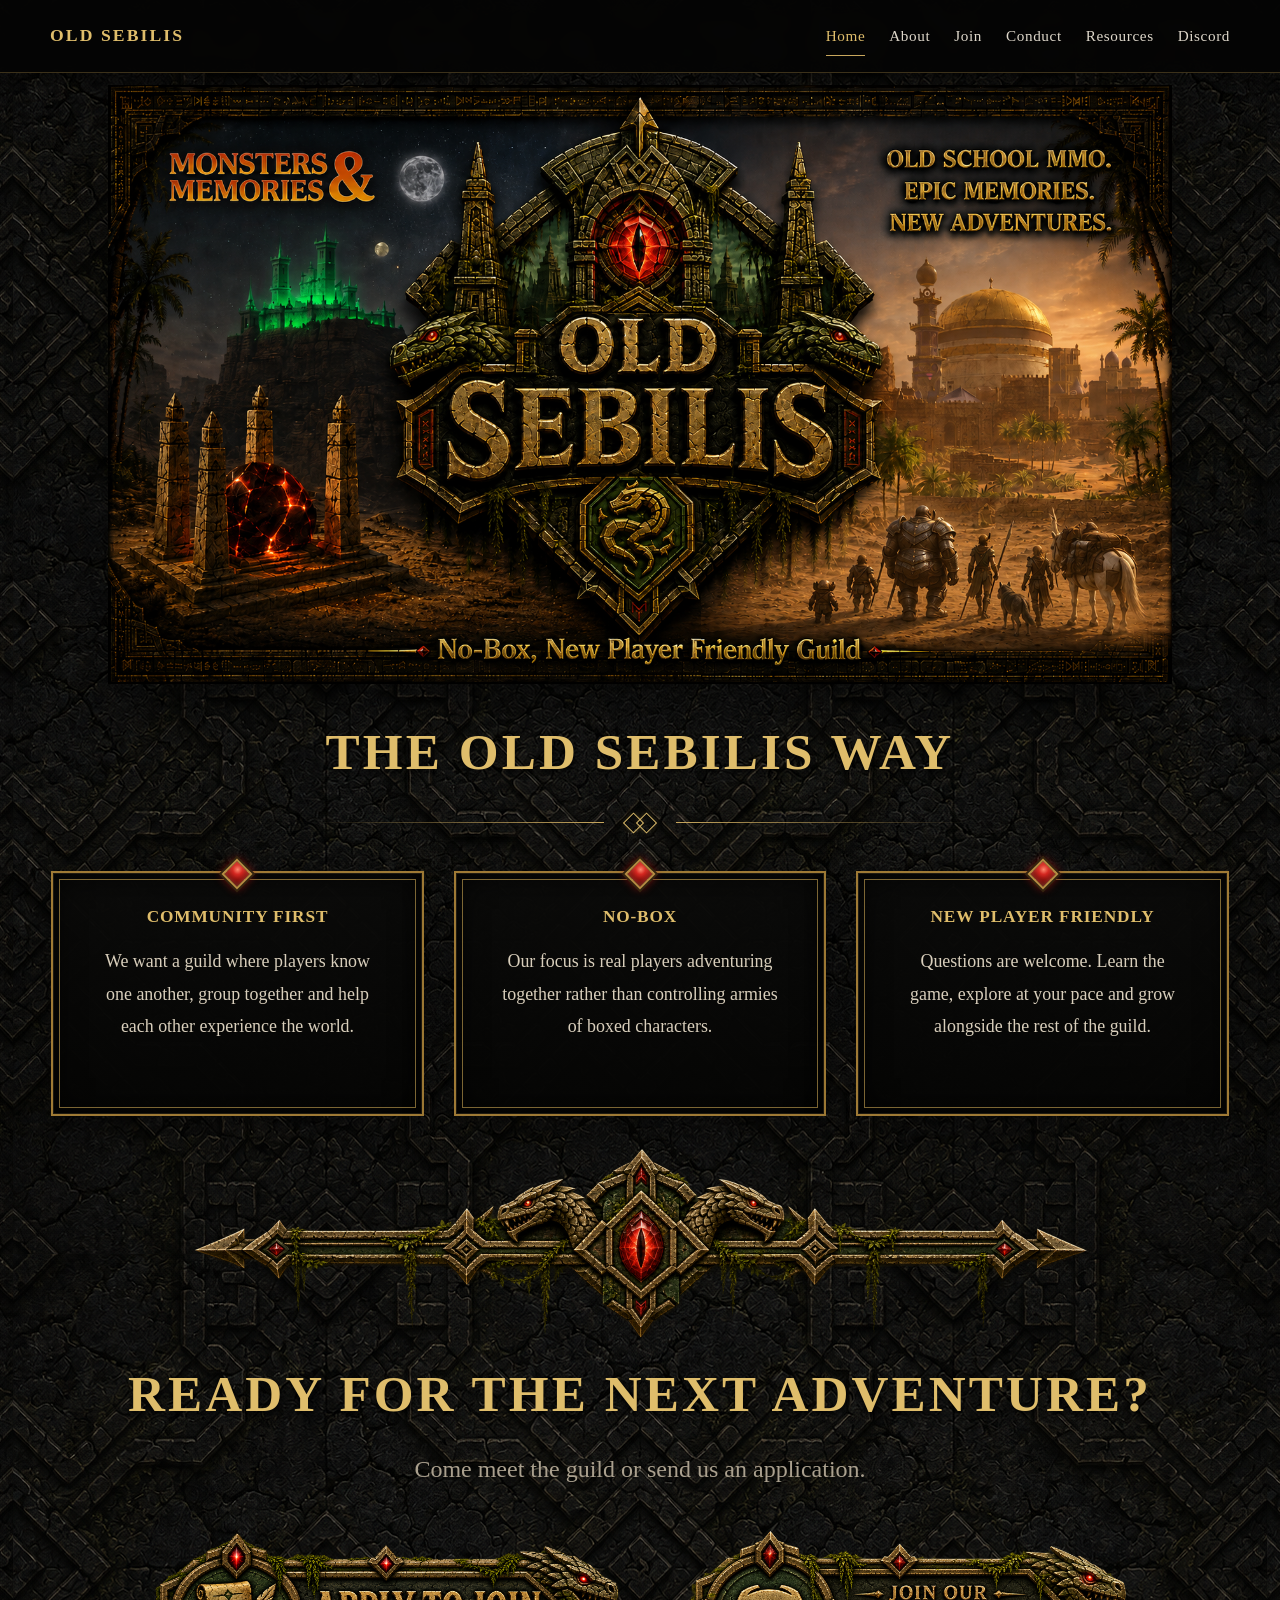
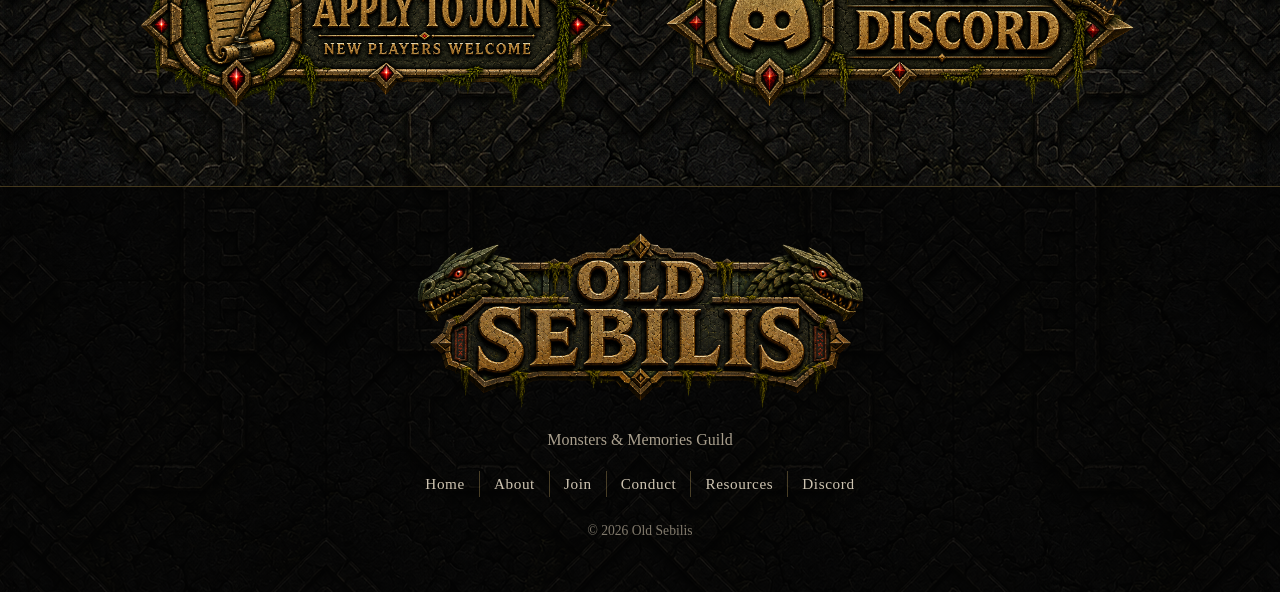
<file: index.html>
<!DOCTYPE html>
<html lang="en">
  <head>
    <meta charset="UTF-8">
    <meta name="viewport" content="width=device-width, initial-scale=1.0">
    <meta name="description" content="Old Sebilis is a no-box, new-player-friendly Monsters & Memories guild focused on community, adventure, exploration and old-school MMO gameplay.">
    <title>Old Sebilis | Monsters & Memories Guild</title>
    <link rel="stylesheet" href="css/style.css">
  </head>
  <body>
    <!-- =====================================================
     HEADER
===================================================== -->
    <header class="site-header">
      <div class="nav-wrap">
        <a class="brand" href="index.html"> OLD SEBILIS </a>
        <nav class="site-nav" aria-label="Main Navigation">
          <a href="index.html" class="active"> Home </a>
          <a href="about.html"> About </a>
          <a href="join.html"> Join </a>
          <a href="code-of-conduct.html"> Conduct </a>
          <a href="resources.html"> Resources </a>
          <a href="https://discord.gg/PsqqX7tS8t" target="_blank" rel="noopener"> Discord </a>
        </nav>
      </div>
    </header>
    <!-- =====================================================
     HERO
===================================================== -->
    <section class="hero-section">
      <div class="hero-wrap">
        <img src="images/old-sebilis-homepage-logo-final.png" alt="Old Sebilis Monsters and Memories Guild" class="hero-image">
      </div>
    </section>
    <!-- =====================================================
     MAIN CONTENT
===================================================== -->
    <main class="site-main">
      <!-- =====================================================
     GUILD PHILOSOPHY
===================================================== -->
      <section class="content-section">
        <header class="text-heading">
          <h2> The Old Sebilis Way </h2>
          <div class="simple-gem-divider">
            <span></span>
          </div>
        </header>
        <div class="feature-grid">
          <!-- COMMUNITY FIRST -->
          <article class="stone-panel feature-panel">
            <!-- CORNERS -->
            <span class="panel-corner corner-tl"></span>
            <span class="panel-corner corner-tr"></span>
            <span class="panel-corner corner-br"></span>
            <span class="panel-corner corner-bl"></span>
            <h3> Community First </h3>
            <p> We want a guild where players know one another, group together and help each other experience the world. </p>
          </article>
          <!-- NO-BOX -->
          <article class="stone-panel feature-panel">
            <!-- CORNERS -->
            <span class="panel-corner corner-tl"></span>
            <span class="panel-corner corner-tr"></span>
            <span class="panel-corner corner-br"></span>
            <span class="panel-corner corner-bl"></span>
            <h3> No-Box </h3>
            <p> Our focus is real players adventuring together rather than controlling armies of boxed characters. </p>
          </article>
          <!-- NEW PLAYER FRIENDLY -->
          <article class="stone-panel feature-panel">
            <!-- CORNERS -->
            <span class="panel-corner corner-tl"></span>
            <span class="panel-corner corner-tr"></span>
            <span class="panel-corner corner-br"></span>
            <span class="panel-corner corner-bl"></span>
            <h3> New Player Friendly </h3>
            <p> Questions are welcome. Learn the game, explore at your pace and grow alongside the rest of the guild. </p>
          </article>
        </div>
      </section>
      <!-- =====================================================
     LARGE DIVIDER
===================================================== -->
      <div class="major-divider">
        <img src="images/section-divider.png" alt="">
      </div>
      <!-- =====================================================
     JOIN
===================================================== -->
      <section class="content-section join-section">
        <header class="text-heading">
          <h2> Ready for the Next Adventure? </h2>
          <p> Come meet the guild or send us an application. </p>
        </header>
        <div class="action-grid">
          <!-- APPLY -->
          <a href="join.html" class="graphic-button">
            <img src="images/apply.png" alt="Apply to Join Old Sebilis">
          </a>
          <!-- DISCORD -->
          <a href="https://discord.gg/PsqqX7tS8t" class="graphic-button" target="_blank" rel="noopener">
            <img src="images/discord.png" alt="Join the Old Sebilis Discord">
          </a>
        </div>
      </section>
    </main>
    <!-- =====================================================
     FOOTER
===================================================== -->
    <footer class="site-footer">
      <img src="images/name-wide.png" alt="Old Sebilis" class="footer-logo">
      <p class="footer-tagline"> Monsters &amp; Memories Guild </p>
      <nav class="footer-nav" aria-label="Footer Navigation">
        <a href="index.html"> Home </a>
        <a href="about.html"> About </a>
        <a href="join.html"> Join </a>
        <a href="code-of-conduct.html"> Conduct </a>
        <a href="resources.html"> Resources </a>
        <a href="https://discord.gg/PsqqX7tS8t" target="_blank" rel="noopener"> Discord </a>
      </nav>
      <p class="copyright"> © <span data-year></span> Old Sebilis </p>
    </footer>
    <script src="js/site.js"></script>
  </body>
</html>
</file>
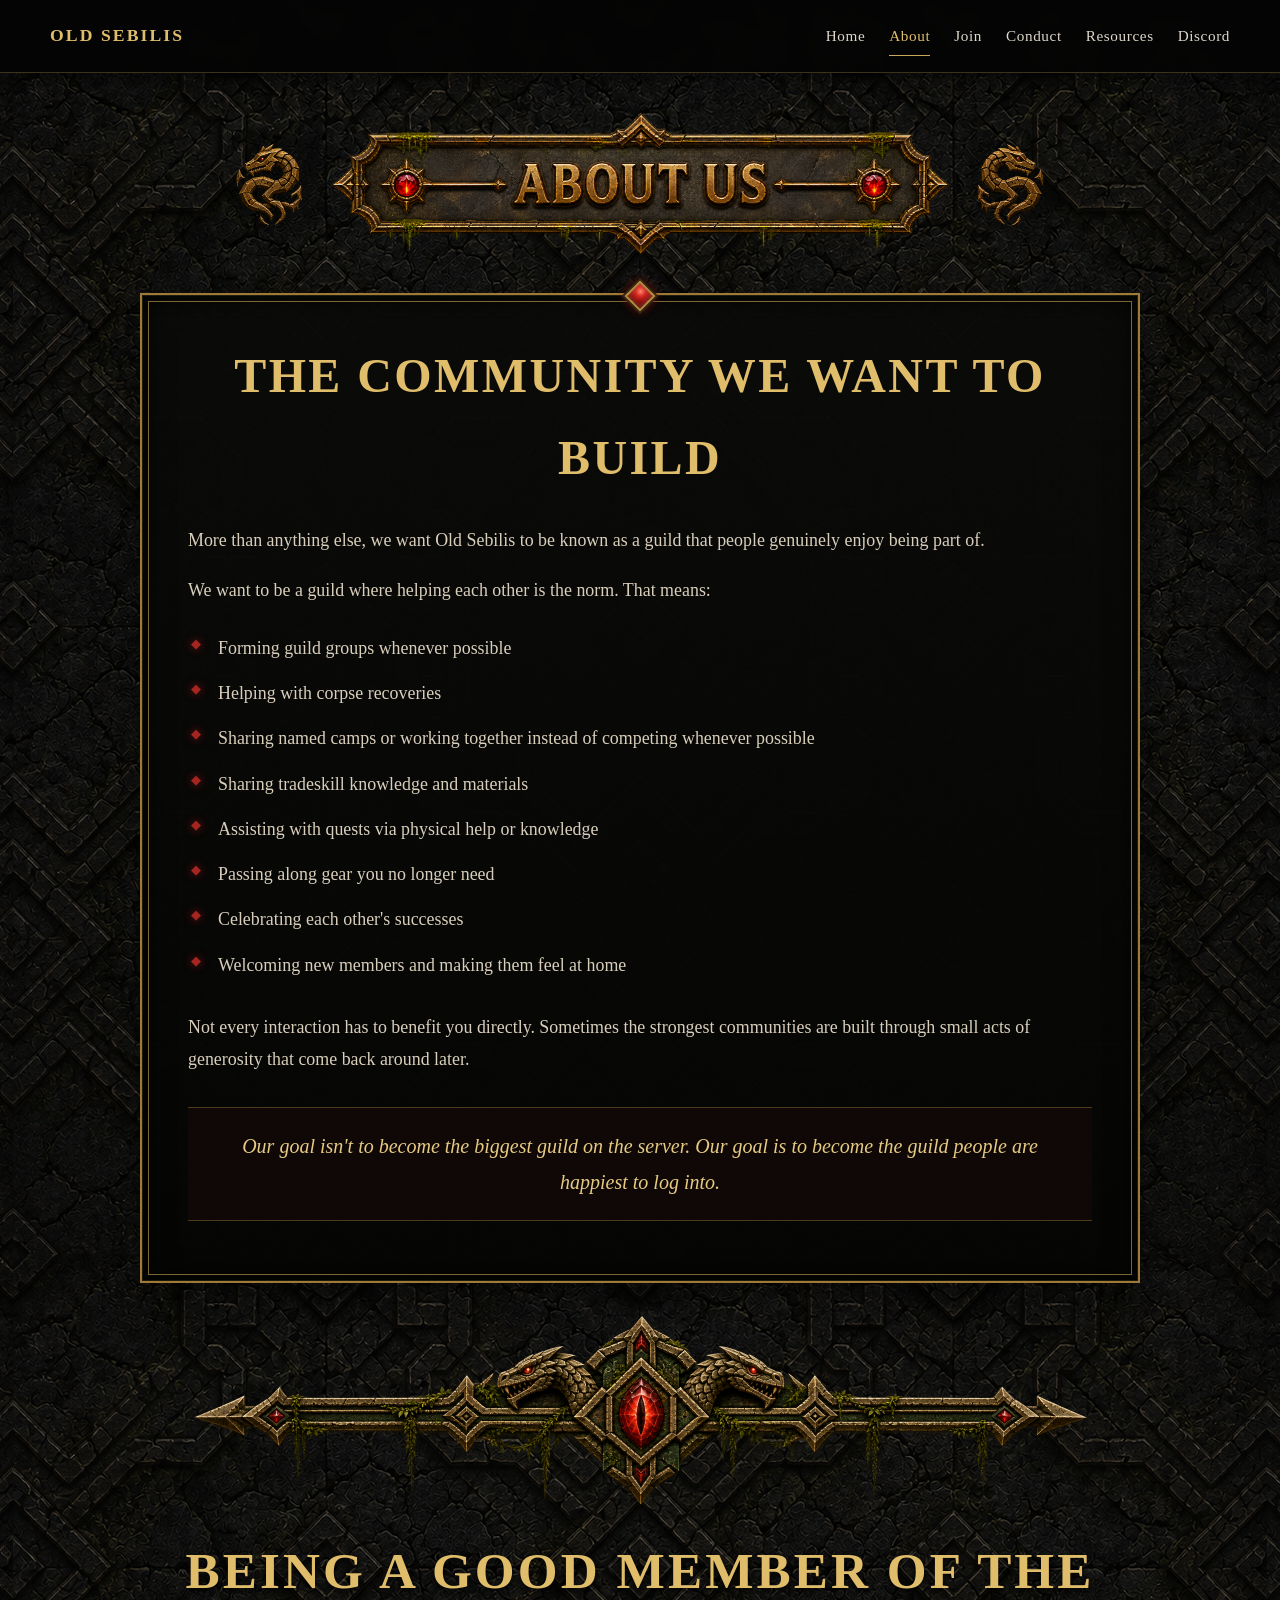
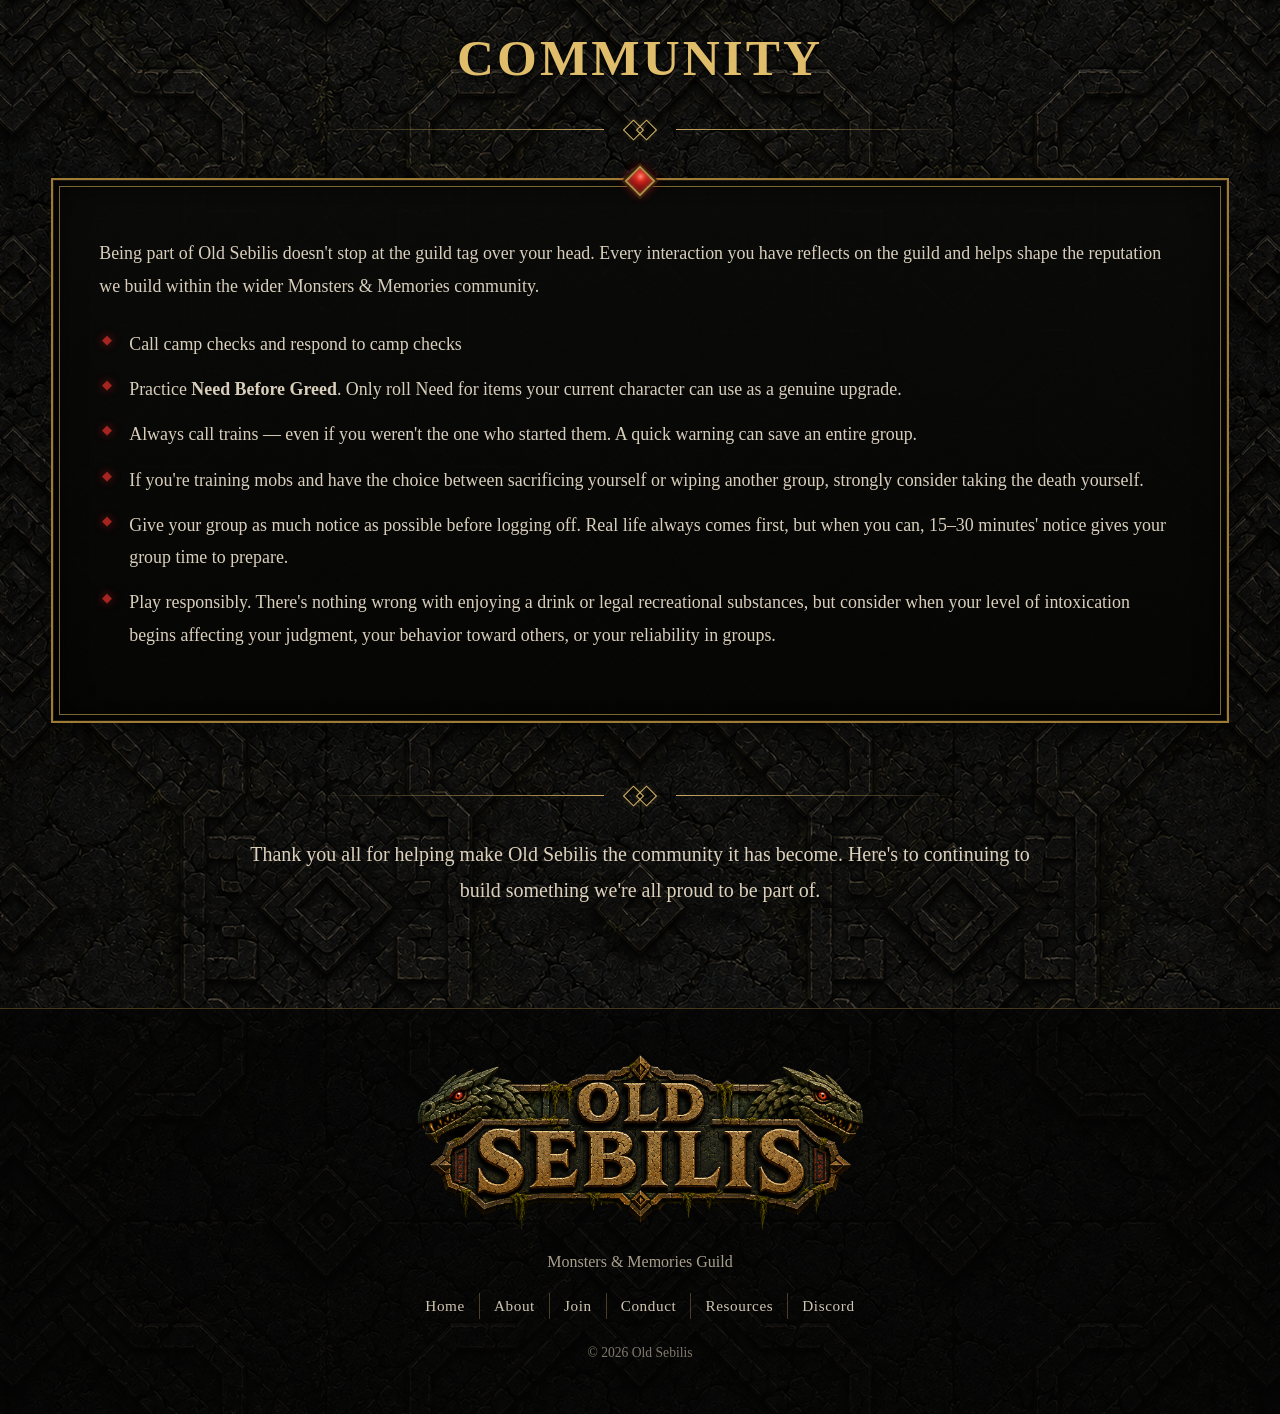
<file: about.html>
<!DOCTYPE html>
<html lang="en">
  <head>
    <meta charset="UTF-8">
    <meta name="viewport" content="width=device-width, initial-scale=1.0">
    <meta name="description" content="Learn about the community, values, and culture of the Old Sebilis Monsters & Memories guild.">
    <title>About Us | Old Sebilis</title>
    <link rel="stylesheet" href="css/style.css">
  </head>
  <body>
    <!-- =====================================================
     HEADER
===================================================== -->
    <header class="site-header">
      <div class="nav-wrap">
        <a class="brand" href="index.html"> OLD SEBILIS </a>
        <nav class="site-nav" aria-label="Main Navigation">
          <a href="index.html"> Home </a>
          <a href="about.html" class="active"> About </a>
          <a href="join.html"> Join </a>
          <a href="code-of-conduct.html"> Conduct </a>
          <a href="resources.html"> Resources </a>
          <a href="https://discord.gg/PsqqX7tS8t" target="_blank" rel="noopener"> Discord </a>
        </nav>
      </div>
    </header>
    <!-- =====================================================
     MAIN CONTENT
===================================================== -->
    <main class="site-main">
      <!-- =====================================================
     ABOUT US HEADER
===================================================== -->
      <section class="about-page-header">
        <img src="images/crest-left.png" alt="" class="about-header-crest">
        <img src="images/about-us.png" alt="About Old Sebilis" class="about-header-image">
        <img src="images/crest-right.png" alt="" class="about-header-crest">
      </section>
      <!-- =====================================================
     COMMUNITY WE WANT TO BUILD
===================================================== -->
      <section class="content-section">
        <div class="stone-panel about-main-panel">
          <span class="panel-edge edge-top"></span>
          <span class="panel-edge edge-right"></span>
          <span class="panel-edge edge-bottom"></span>
          <span class="panel-edge edge-left"></span>
          <span class="panel-corner corner-tl"></span>
          <span class="panel-corner corner-tr"></span>
          <span class="panel-corner corner-br"></span>
          <span class="panel-corner corner-bl"></span>
          <h1> The Community We Want to Build </h1>
          <p> More than anything else, we want Old Sebilis to be known as a guild that people genuinely enjoy being part of. </p>
          <p> We want to be a guild where helping each other is the norm. That means: </p>
          <ul class="guild-values-list">
            <li> Forming guild groups whenever possible </li>
            <li> Helping with corpse recoveries </li>
            <li> Sharing named camps or working together instead of competing whenever possible </li>
            <li> Sharing tradeskill knowledge and materials </li>
            <li> Assisting with quests via physical help or knowledge </li>
            <li> Passing along gear you no longer need </li>
            <li> Celebrating each other's successes </li>
            <li> Welcoming new members and making them feel at home </li>
          </ul>
          <p> Not every interaction has to benefit you directly. Sometimes the strongest communities are built through small acts of generosity that come back around later. </p>
          <p class="about-highlight"> Our goal isn't to become the biggest guild on the server. Our goal is to become the guild people are happiest to log into. </p>
        </div>
      </section>
      <!-- =====================================================
     MAJOR DIVIDER
===================================================== -->
      <div class="major-divider">
        <img src="images/section-divider.png" alt="">
      </div>
      <!-- =====================================================
     BEING A GOOD MEMBER
===================================================== -->
      <section class="content-section">
        <header class="text-heading">
          <h2> Being a Good Member of the Community </h2>
          <div class="simple-gem-divider">
            <span></span>
          </div>
        </header>
        <div class="stone-panel">
          <span class="panel-edge edge-top"></span>
          <span class="panel-edge edge-right"></span>
          <span class="panel-edge edge-bottom"></span>
          <span class="panel-edge edge-left"></span>
          <span class="panel-corner corner-tl"></span>
          <span class="panel-corner corner-tr"></span>
          <span class="panel-corner corner-br"></span>
          <span class="panel-corner corner-bl"></span>
          <p> Being part of Old Sebilis doesn't stop at the guild tag over your head. Every interaction you have reflects on the guild and helps shape the reputation we build within the wider Monsters &amp; Memories community. </p>
          <ul class="guild-values-list">
            <li> Call camp checks and respond to camp checks </li>
            <li> Practice <strong>Need Before Greed</strong>. Only roll Need for items your current character can use as a genuine upgrade. </li>
            <li> Always call trains — even if you weren't the one who started them. A quick warning can save an entire group. </li>
            <li> If you're training mobs and have the choice between sacrificing yourself or wiping another group, strongly consider taking the death yourself. </li>
            <li> Give your group as much notice as possible before logging off. Real life always comes first, but when you can, 15–30 minutes' notice gives your group time to prepare. </li>
            <li> Play responsibly. There's nothing wrong with enjoying a drink or legal recreational substances, but consider when your level of intoxication begins affecting your judgment, your behavior toward others, or your reliability in groups. </li>
          </ul>
        </div>
      </section>
      <!-- =====================================================
     CLOSING MESSAGE
===================================================== -->
      <section class="content-section about-closing-section">
        <div class="simple-gem-divider">
          <span></span>
        </div>
        <p class="about-closing-message"> Thank you all for helping make Old Sebilis the community it has become. Here's to continuing to build something we're all proud to be part of. </p>
      </section>
    </main>
    <!-- =====================================================
     FOOTER
===================================================== -->
    <footer class="site-footer">
      <img src="images/name-wide.png" alt="Old Sebilis" class="footer-logo">
      <p class="footer-tagline"> Monsters &amp; Memories Guild </p>
      <nav class="footer-nav" aria-label="Footer Navigation">
        <a href="index.html"> Home </a>
        <a href="about.html"> About </a>
        <a href="join.html"> Join </a>
        <a href="code-of-conduct.html"> Conduct </a>
        <a href="resources.html"> Resources </a>
        <a href="https://discord.gg/PsqqX7tS8t" target="_blank" rel="noopener"> Discord </a>
      </nav>
      <p class="copyright"> © <span data-year></span> Old Sebilis </p>
    </footer>
    <script src="js/site.js"></script>
  </body>
</html>
</file>
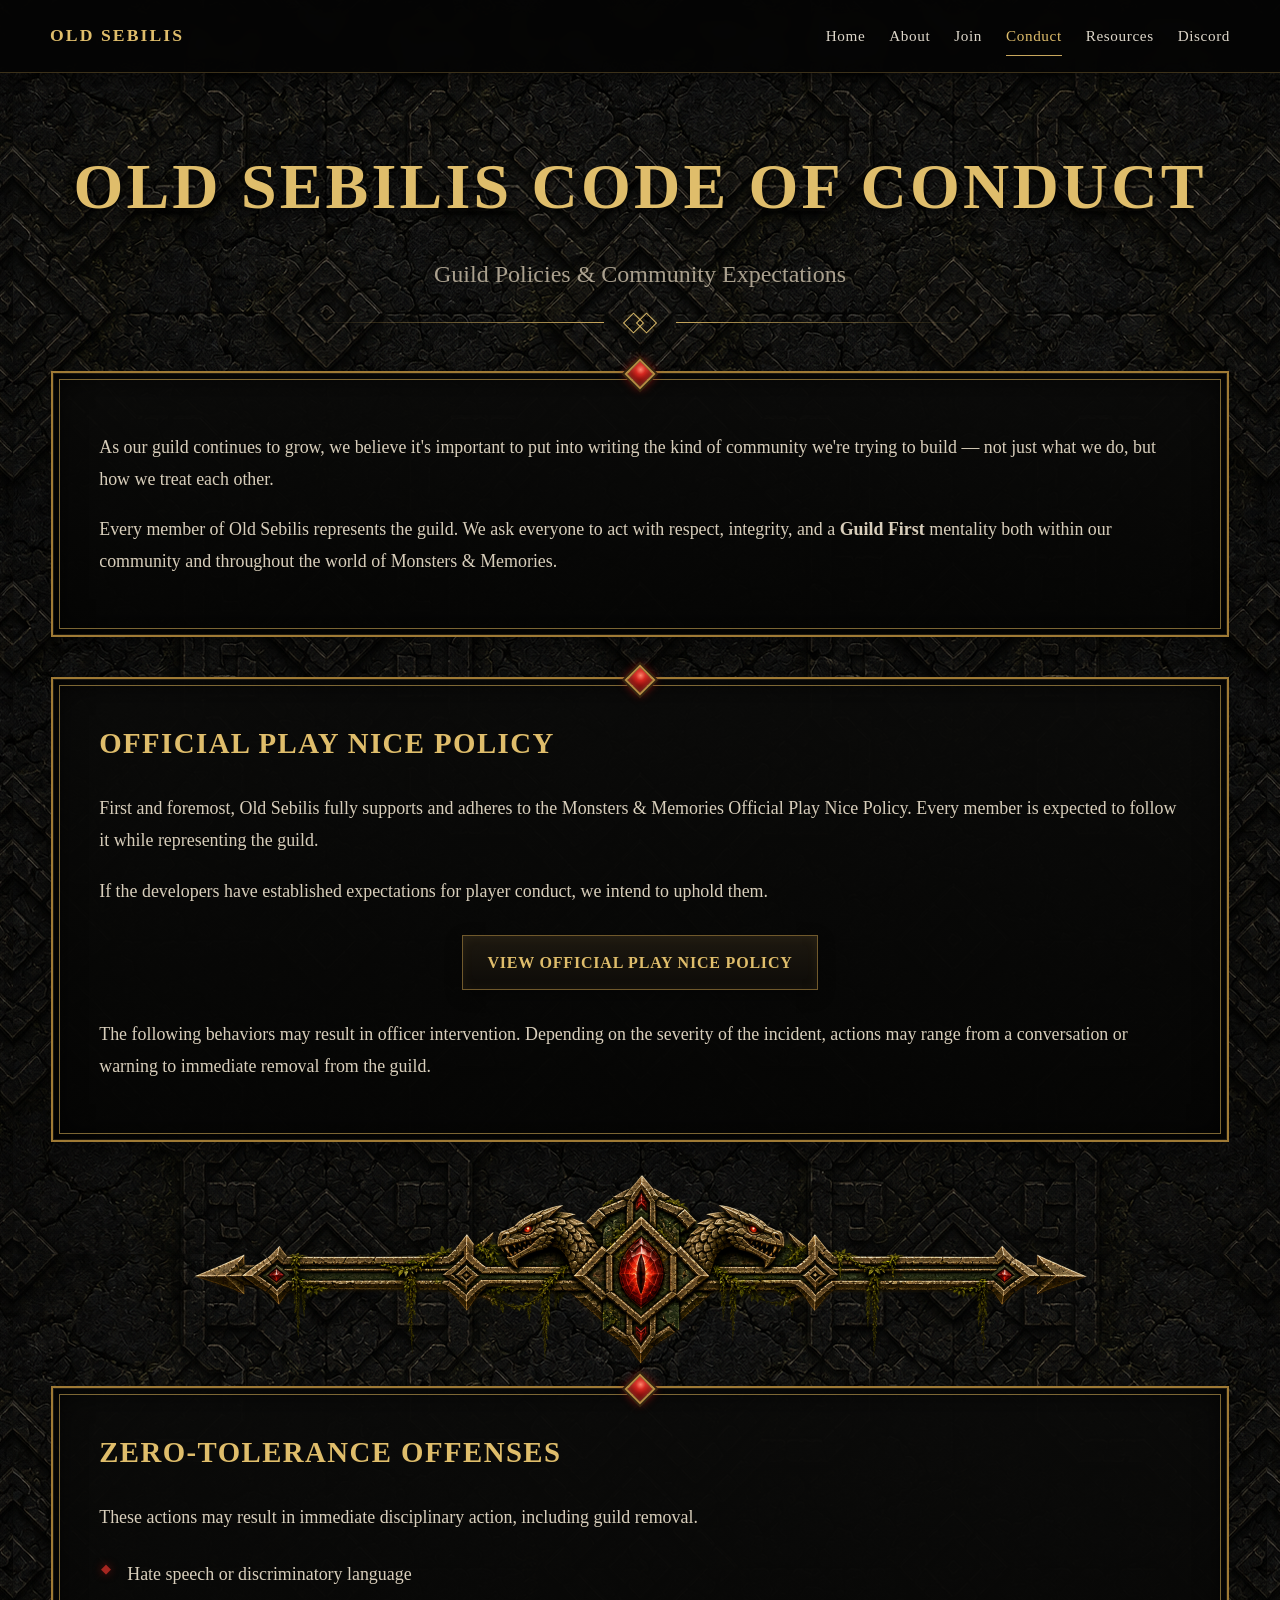
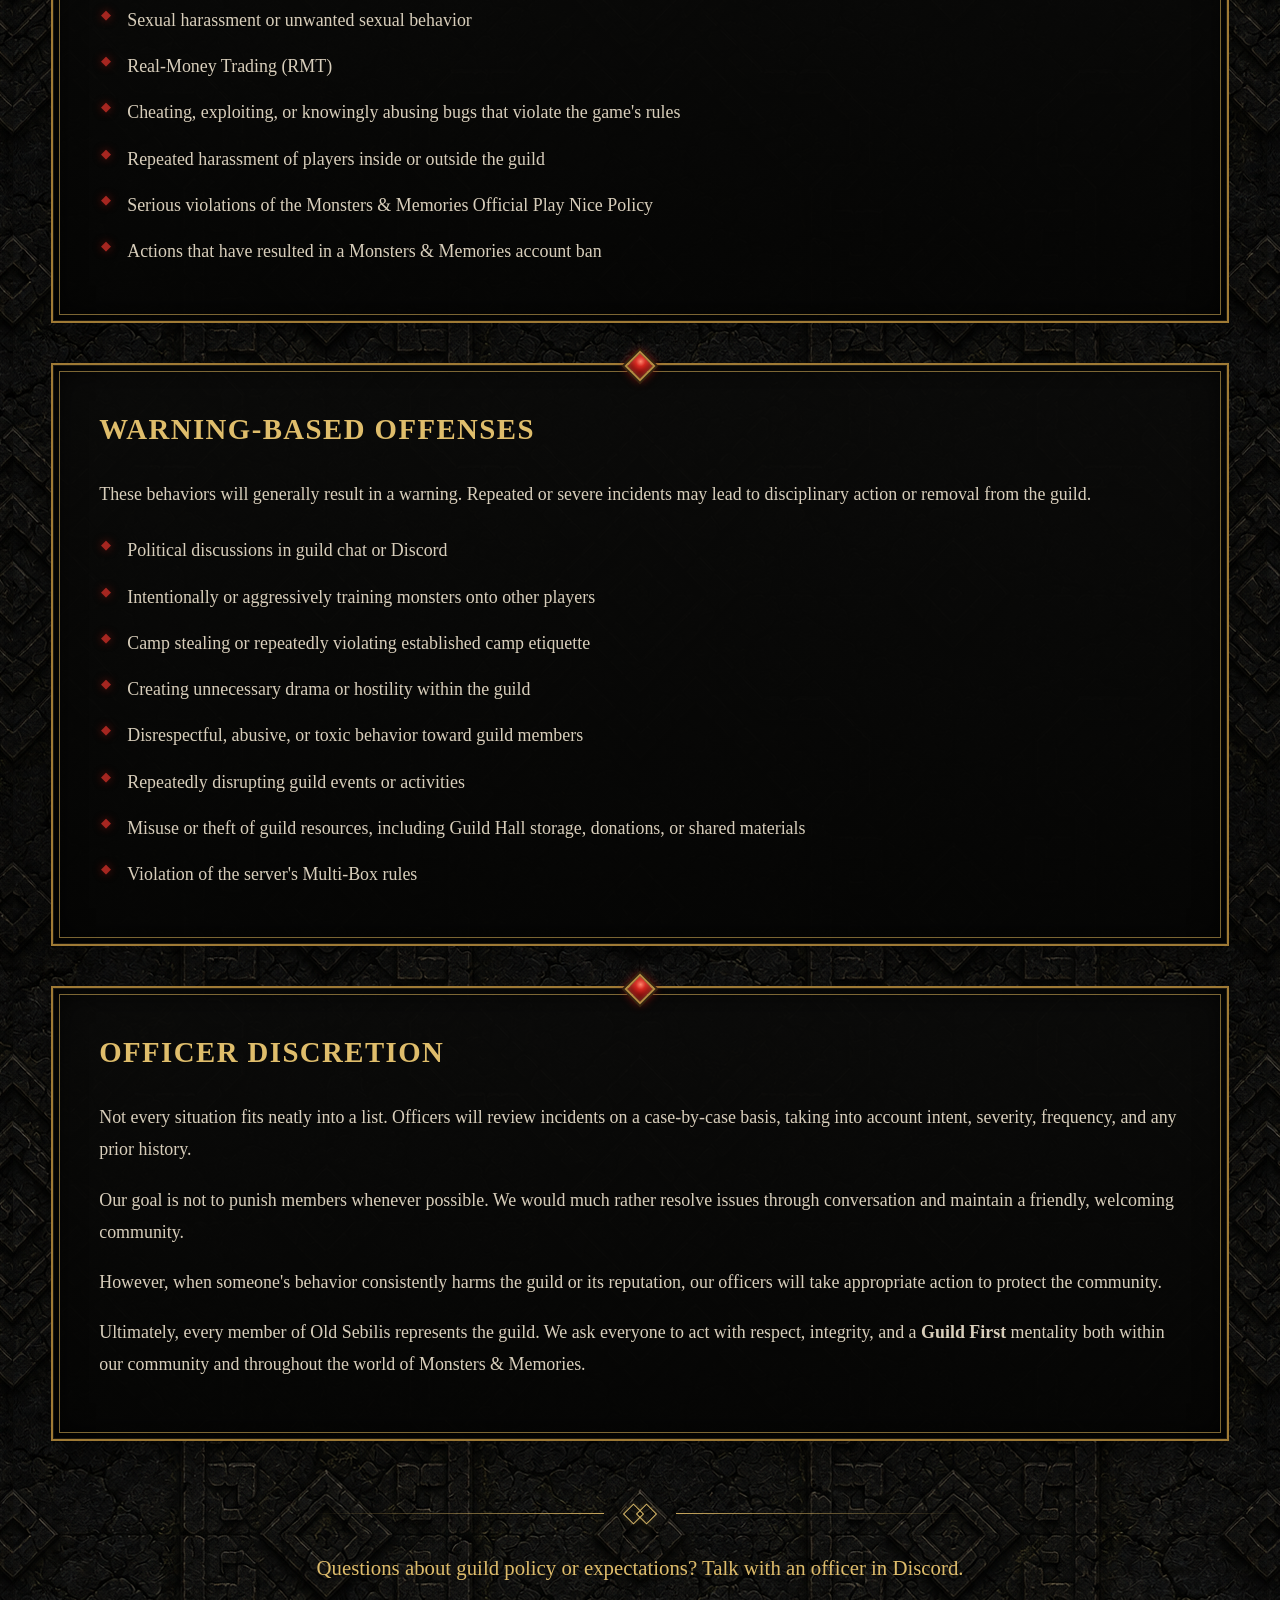
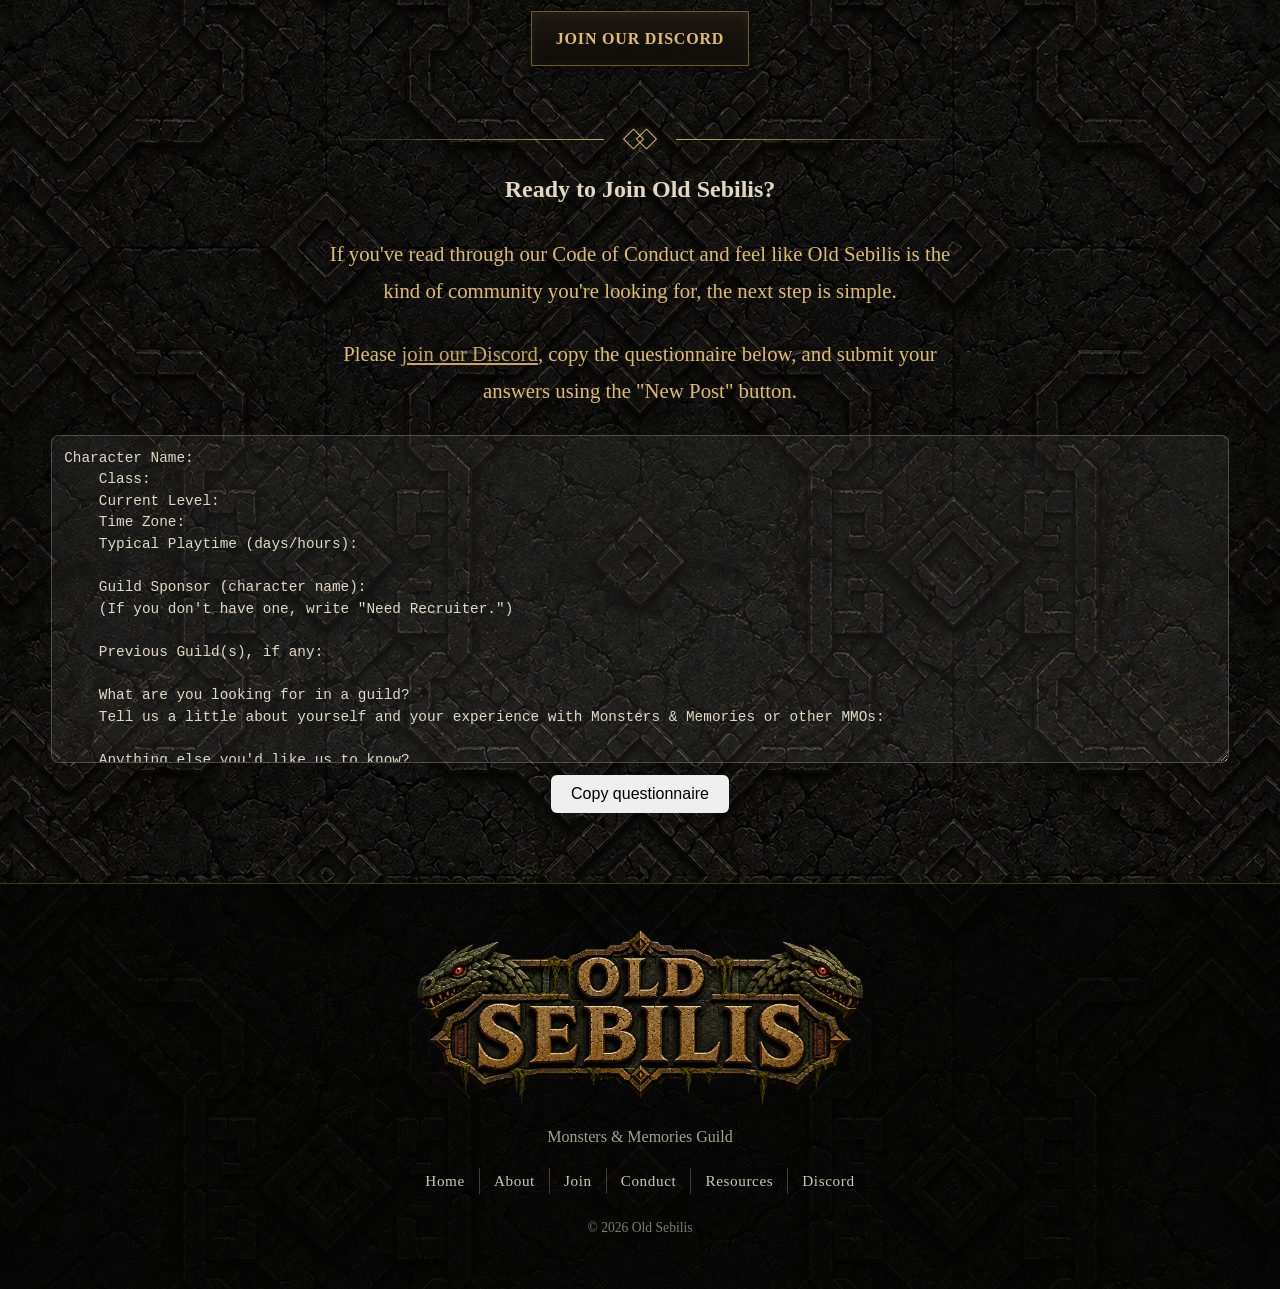
<file: code-of-conduct.html>
<!DOCTYPE html>
<html lang="en">
  <head>
    <meta charset="UTF-8">
    <meta name="viewport" content="width=device-width, initial-scale=1.0">
    <meta name="description" content="Old Sebilis guild Code of Conduct, community expectations, and member policies for Monsters & Memories.">
    <title>Code of Conduct | Old Sebilis</title>
    <link rel="stylesheet" href="css/style.css">
  </head>
  <body>
    <!-- =====================================================
     HEADER
===================================================== -->
    <header class="site-header">
      <div class="nav-wrap">
        <a class="brand" href="index.html"> OLD SEBILIS </a>
        <nav class="site-nav" aria-label="Main Navigation">
          <a href="index.html"> Home </a>
          <a href="about.html"> About </a>
          <a href="join.html"> Join </a>
          <a href="code-of-conduct.html" class="active"> Conduct </a>
          <a href="resources.html"> Resources </a>
          <a href="https://discord.gg/PsqqX7tS8t" target="_blank" rel="noopener"> Discord </a>
        </nav>
      </div>
    </header>
    <!-- =====================================================
     MAIN CONTENT
===================================================== -->
    <main class="site-main">
      <!-- =====================================================
     PAGE INTRO
===================================================== -->
      <section class="content-section conduct-intro">
        <header class="text-heading">
          <h1 class="conduct-title"> Old Sebilis Code of Conduct </h1>
          <p> Guild Policies &amp; Community Expectations </p>
          <div class="simple-gem-divider">
            <span></span>
          </div>
        </header>
        <div class="stone-panel">
          <span class="panel-corner corner-tl"></span>
          <span class="panel-corner corner-tr"></span>
          <span class="panel-corner corner-br"></span>
          <span class="panel-corner corner-bl"></span>
          <p> As our guild continues to grow, we believe it's important to put into writing the kind of community we're trying to build — not just what we do, but how we treat each other. </p>
          <p> Every member of Old Sebilis represents the guild. We ask everyone to act with respect, integrity, and a <strong>Guild First</strong> mentality both within our community and throughout the world of Monsters &amp; Memories. </p>
        </div>
      </section>
      <!-- =====================================================
     OFFICIAL PLAY NICE POLICY
===================================================== -->
      <section class="content-section">
        <div class="stone-panel">
          <span class="panel-corner corner-tl"></span>
          <span class="panel-corner corner-tr"></span>
          <span class="panel-corner corner-br"></span>
          <span class="panel-corner corner-bl"></span>
          <h2> Official Play Nice Policy </h2>
          <p> First and foremost, Old Sebilis fully supports and adheres to the Monsters &amp; Memories Official Play Nice Policy. Every member is expected to follow it while representing the guild. </p>
          <p> If the developers have established expectations for player conduct, we intend to uphold them. </p>
          <div class="policy-link-wrap">
            <a href="https://account2.monstersandmemories.com/policy/pnp" class="policy-button" target="_blank" rel="noopener"> View Official Play Nice Policy </a>
          </div>
          <p> The following behaviors may result in officer intervention. Depending on the severity of the incident, actions may range from a conversation or warning to immediate removal from the guild. </p>
        </div>
      </section>
      <!-- =====================================================
     MAJOR DIVIDER
===================================================== -->
      <div class="major-divider">
        <img src="images/section-divider.png" alt="">
      </div>
      <!-- =====================================================
     ZERO TOLERANCE
===================================================== -->
      <section class="content-section">
        <div class="stone-panel conduct-panel">
          <span class="panel-corner corner-tl"></span>
          <span class="panel-corner corner-tr"></span>
          <span class="panel-corner corner-br"></span>
          <span class="panel-corner corner-bl"></span>
          <h2> Zero-Tolerance Offenses </h2>
          <p> These actions may result in immediate disciplinary action, including guild removal. </p>
          <ul class="conduct-list">
            <li> Hate speech or discriminatory language </li>
            <li> Sexual harassment or unwanted sexual behavior </li>
            <li> Real-Money Trading (RMT) </li>
            <li> Cheating, exploiting, or knowingly abusing bugs that violate the game's rules </li>
            <li> Repeated harassment of players inside or outside the guild </li>
            <li> Serious violations of the Monsters &amp; Memories Official Play Nice Policy </li>
            <li> Actions that have resulted in a Monsters &amp; Memories account ban </li>
          </ul>
        </div>
      </section>
      <!-- =====================================================
     WARNING-BASED OFFENSES
===================================================== -->
      <section class="content-section">
        <div class="stone-panel conduct-panel">
          <span class="panel-corner corner-tl"></span>
          <span class="panel-corner corner-tr"></span>
          <span class="panel-corner corner-br"></span>
          <span class="panel-corner corner-bl"></span>
          <h2> Warning-Based Offenses </h2>
          <p> These behaviors will generally result in a warning. Repeated or severe incidents may lead to disciplinary action or removal from the guild. </p>
          <ul class="conduct-list">
            <li> Political discussions in guild chat or Discord </li>
            <li> Intentionally or aggressively training monsters onto other players </li>
            <li> Camp stealing or repeatedly violating established camp etiquette </li>
            <li> Creating unnecessary drama or hostility within the guild </li>
            <li> Disrespectful, abusive, or toxic behavior toward guild members </li>
            <li> Repeatedly disrupting guild events or activities </li>
            <li> Misuse or theft of guild resources, including Guild Hall storage, donations, or shared materials </li>
            <li> Violation of the server's Multi-Box rules </li>
          </ul>
        </div>
      </section>
      <!-- =====================================================
     OFFICER DISCRETION
===================================================== -->
      <section class="content-section">
        <div class="stone-panel">
          <span class="panel-corner corner-tl"></span>
          <span class="panel-corner corner-tr"></span>
          <span class="panel-corner corner-br"></span>
          <span class="panel-corner corner-bl"></span>
          <h2> Officer Discretion </h2>
          <p> Not every situation fits neatly into a list. Officers will review incidents on a case-by-case basis, taking into account intent, severity, frequency, and any prior history. </p>
          <p> Our goal is not to punish members whenever possible. We would much rather resolve issues through conversation and maintain a friendly, welcoming community. </p>
          <p> However, when someone's behavior consistently harms the guild or its reputation, our officers will take appropriate action to protect the community. </p>
          <p> Ultimately, every member of Old Sebilis represents the guild. We ask everyone to act with respect, integrity, and a <strong>Guild First</strong> mentality both within our community and throughout the world of Monsters &amp; Memories. </p>
        </div>
      </section>
      <!-- =====================================================
     BOTTOM CTA
===================================================== -->
      <section class="content-section conduct-footer-cta">
        <div class="simple-gem-divider">
          <span></span>
        </div>
        <p> Questions about guild policy or expectations? Talk with an officer in Discord. </p>
        <a href="https://discord.gg/PsqqX7tS8t" class="policy-button" target="_blank" rel="noopener"> Join Our Discord </a>
      </section>
      <!-- =====================================================
     HOW TO JOIN
===================================================== -->
 <section class="content-section conduct-footer-cta">
  <div class="simple-gem-divider">
    <span></span>
  </div>
  <h2>Ready to Join Old Sebilis?</h2>
  <p>If you've read through our Code of Conduct and feel like Old Sebilis is the kind of community you're looking for, the next step is simple.</p>
  <p>Please <a href="https://discord.gg/PsqqX7tS8t" target="_blank" rel="noopener">join our Discord</a>, copy the questionnaire below, and submit your answers using the "New Post" button.</p>

  <textarea id="appTemplate" class="app-template" readonly rows="14">Character Name: 
    Class: 
    Current Level:
    Time Zone: 
    Typical Playtime (days/hours):
    
    Guild Sponsor (character name): 
    (If you don't have one, write "Need Recruiter.")
    
    Previous Guild(s), if any: 
    
    What are you looking for in a guild?
    Tell us a little about yourself and your experience with Monsters & Memories or other MMOs: 
    
    Anything else you'd like us to know?
    
  </textarea>
  <button id="appCopyBtn" class="app-copy-btn" type="button">Copy questionnaire</button>

  <style>
    .app-template {
      display: block;
      width: 100%;
      box-sizing: border-box;
      margin: 12px 0;
      padding: 12px;
      font-family: ui-monospace, Consolas, monospace;
      font-size: 0.9rem;
      line-height: 1.5;
      color: inherit;
      background: rgba(255, 255, 255, 0.06);
      border: 1px solid rgba(128, 128, 128, 0.5);
      border-radius: 8px;
      resize: vertical;
    }
    .app-copy-btn {
      padding: 10px 20px;
      font-size: 1rem;
      cursor: pointer;
      border: 0;
      border-radius: 6px;
    }
  </style>

  <script>
    (function () {
      var box = document.getElementById('appTemplate');
      var btn = document.getElementById('appCopyBtn');

      box.addEventListener('focus', function () { box.select(); });

      btn.addEventListener('click', function () {
        function done(ok) {
          btn.textContent = ok ? 'Copied!' : 'Press Ctrl+C to copy';
          setTimeout(function () { btn.textContent = 'Copy questionnaire'; }, 2000);
        }
        if (navigator.clipboard && window.isSecureContext) {
          navigator.clipboard.writeText(box.value).then(function () { done(true); }, function () { done(false); });
        } else {
          box.select();
          var ok = false;
          try { ok = document.execCommand('copy'); } catch (e) {}
          done(ok);
        }
      });
    })();
  </script>
</section>
    </main>
    <!-- =====================================================
     FOOTER
===================================================== -->
    <footer class="site-footer">
      <img src="images/name-wide.png" alt="Old Sebilis" class="footer-logo">
      <p class="footer-tagline"> Monsters &amp; Memories Guild </p>
      <nav class="footer-nav" aria-label="Footer Navigation">
        <a href="index.html"> Home </a>
        <a href="about.html"> About </a>
        <a href="join.html"> Join </a>
        <a href="code-of-conduct.html"> Conduct </a>
        <a href="resources.html"> Resources </a>
        <a href="https://discord.gg/PsqqX7tS8t" target="_blank" rel="noopener"> Discord </a>
      </nav>
      <p class="copyright"> © <span data-year></span> Old Sebilis </p>
    </footer>
    <script src="js/site.js"></script>
  </body>
</html>
</file>
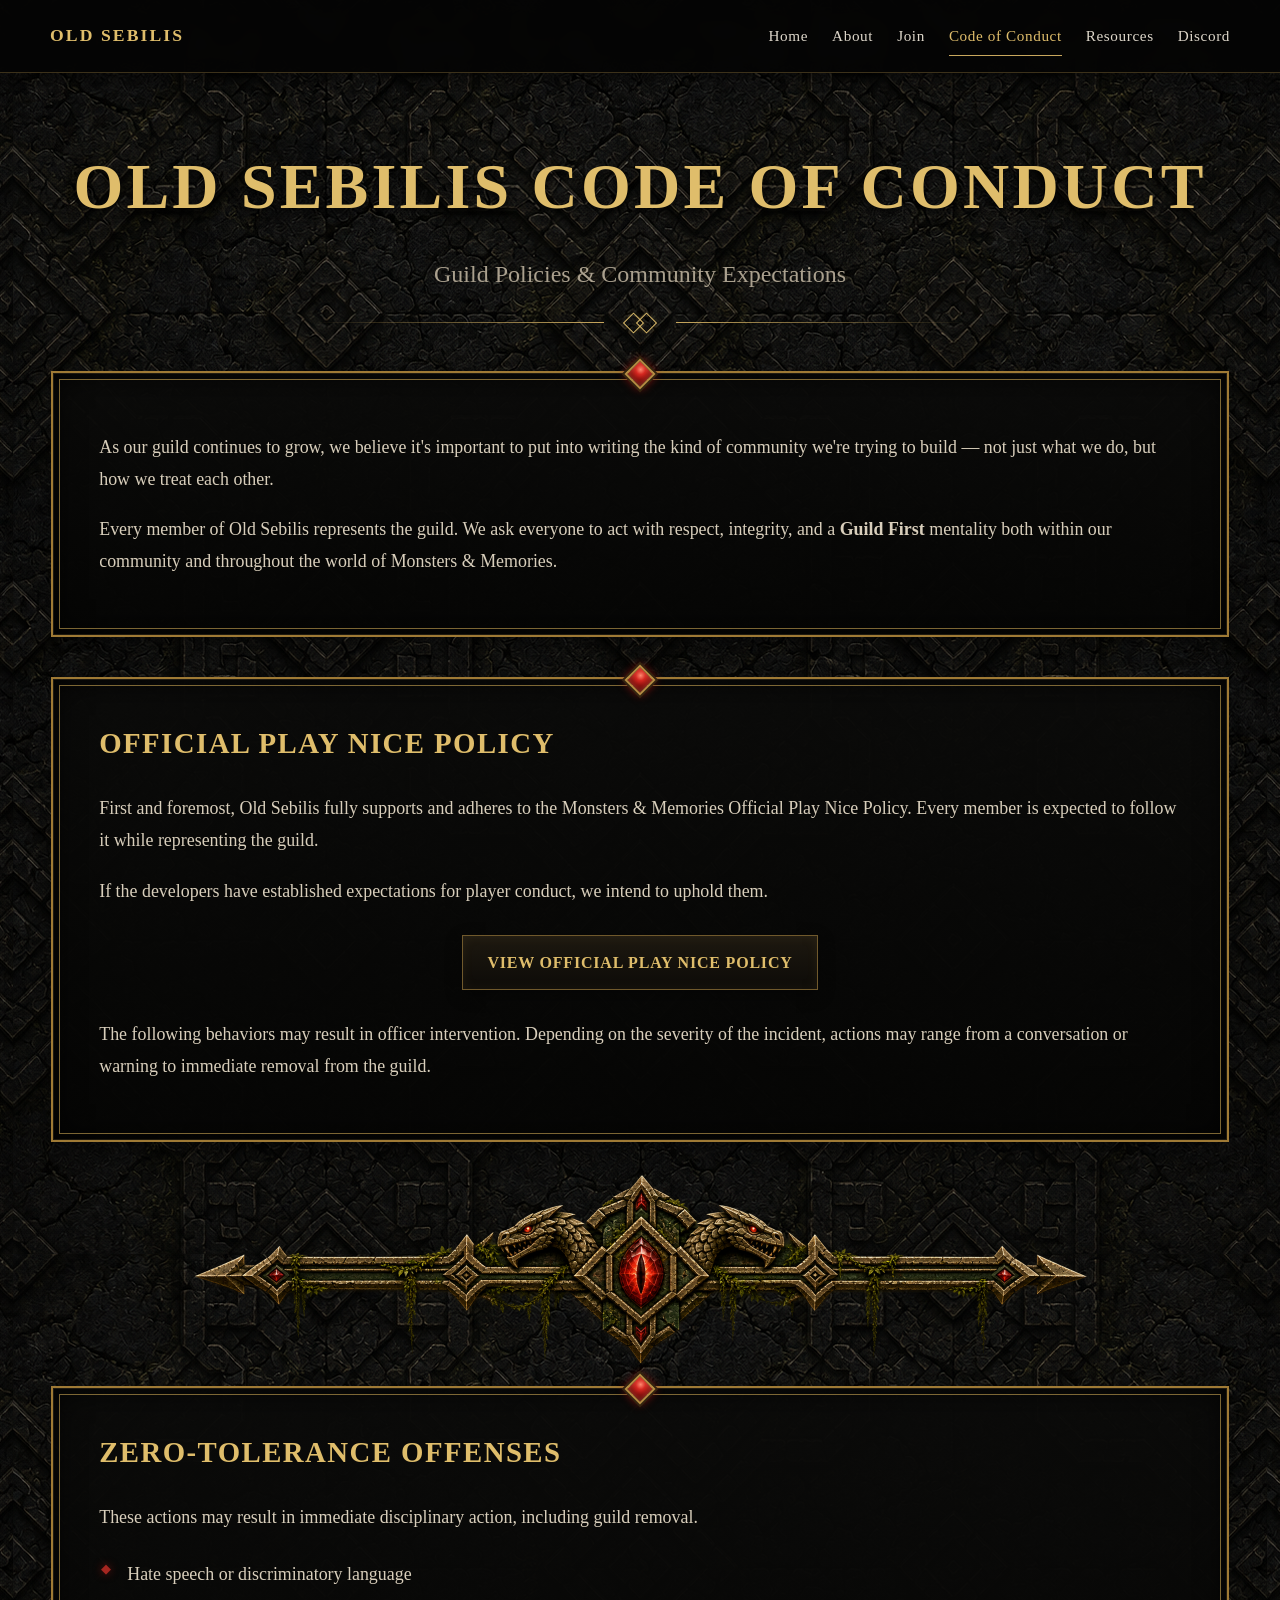
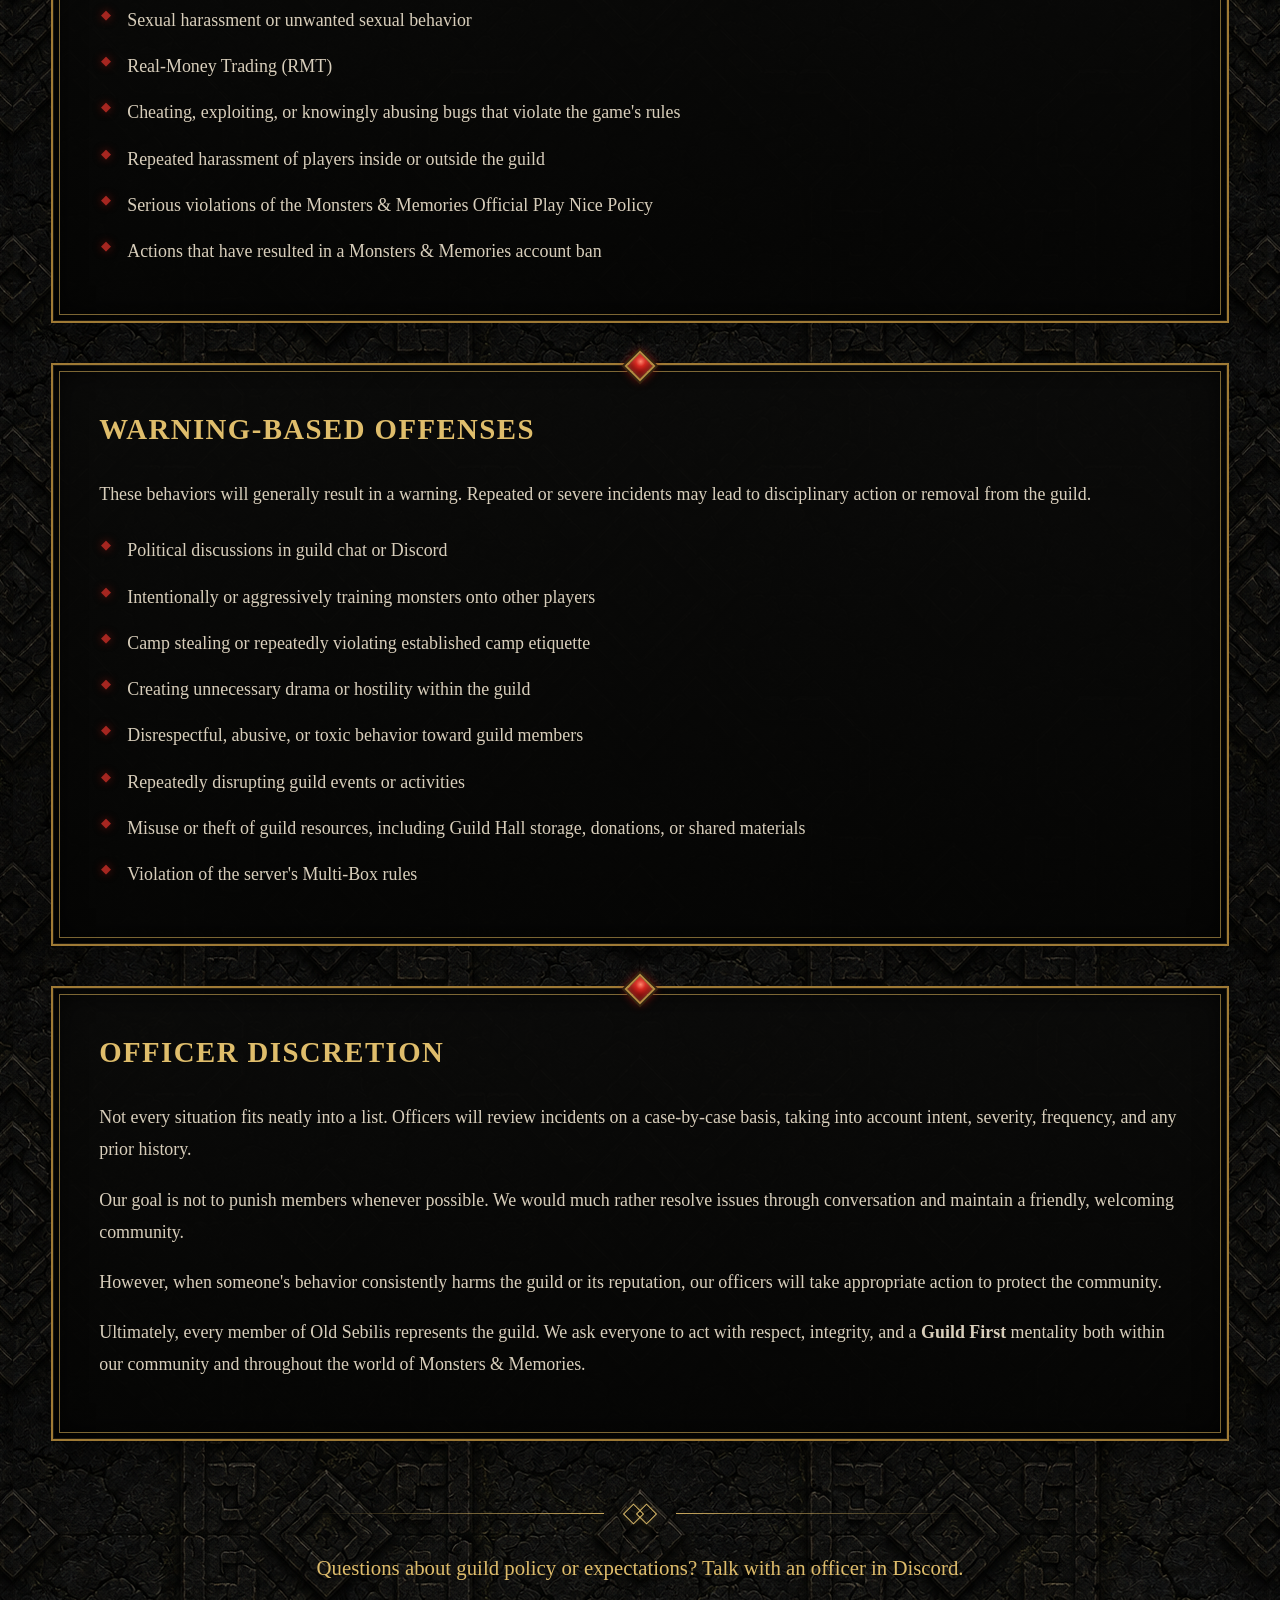
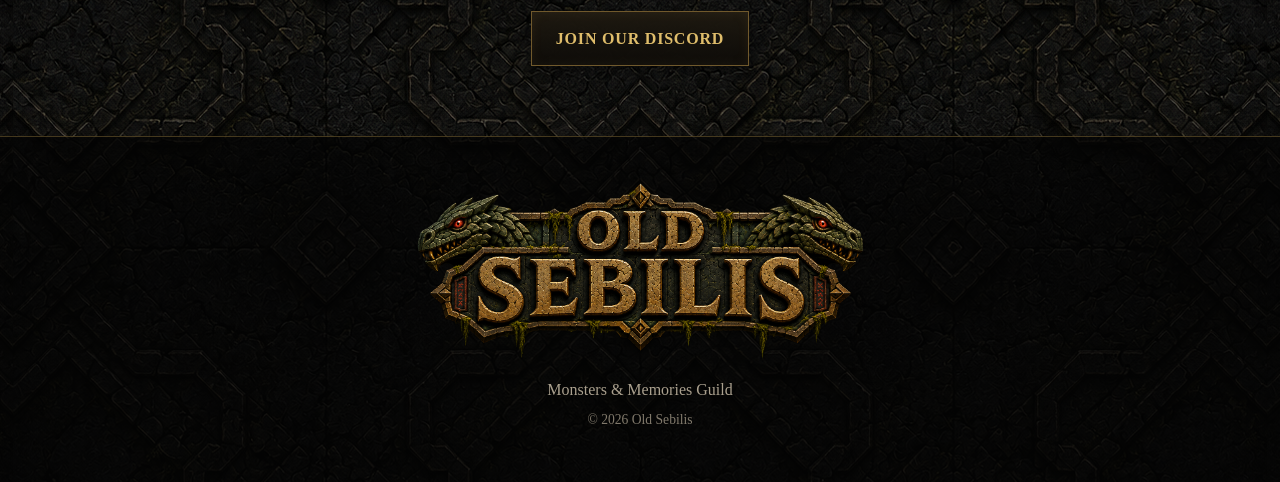
<file: conduct.html>
<!DOCTYPE html>
<html lang="en">
  <head>
    <meta charset="UTF-8">
    <meta name="viewport" content="width=device-width, initial-scale=1.0">
    <meta name="description" content="Old Sebilis guild Code of Conduct, community expectations, and member policies for Monsters & Memories.">
    <title>Code of Conduct | Old Sebilis</title>
    <link rel="stylesheet" href="css/style.css">
  </head>
  <body>
    <!-- =====================================================
     HEADER
===================================================== -->
    <header class="site-header">
      <div class="nav-wrap">
        <a class="brand" href="index.html"> OLD SEBILIS </a>
        <nav class="site-nav" aria-label="Main Navigation">
          <a href="index.html"> Home </a>
          <a href="about.html"> About </a>
          <a href="join.html"> Join </a>
          <a href="code-of-conduct.html" class="active"> Code of Conduct </a>
          <a href="resources.html"> Resources </a>
          <a href="YOUR-DISCORD-INVITE" target="_blank" rel="noopener"> Discord </a>
        </nav>
      </div>
    </header>
    <!-- =====================================================
     PAGE INTRO
===================================================== -->
    <main class="site-main">
      <section class="content-section conduct-intro">
        <header class="text-heading">
          <h1 class="conduct-title"> Old Sebilis Code of Conduct </h1>
          <p> Guild Policies &amp; Community Expectations </p>
          <div class="simple-gem-divider">
            <span></span>
          </div>
        </header>
        <div class="stone-panel">
          <span class="panel-edge edge-top"></span>
          <span class="panel-edge edge-right"></span>
          <span class="panel-edge edge-bottom"></span>
          <span class="panel-edge edge-left"></span>
          <span class="panel-corner corner-tl"></span>
          <span class="panel-corner corner-tr"></span>
          <span class="panel-corner corner-br"></span>
          <span class="panel-corner corner-bl"></span>
          <p> As our guild continues to grow, we believe it's important to put into writing the kind of community we're trying to build — not just what we do, but how we treat each other. </p>
          <p> Every member of Old Sebilis represents the guild. We ask everyone to act with respect, integrity, and a <strong>Guild First</strong> mentality both within our community and throughout the world of Monsters &amp; Memories. </p>
        </div>
      </section>
      <!-- =====================================================
     OFFICIAL PLAY NICE POLICY
===================================================== -->
      <section class="content-section">
        <div class="stone-panel">
          <span class="panel-edge edge-top"></span>
          <span class="panel-edge edge-right"></span>
          <span class="panel-edge edge-bottom"></span>
          <span class="panel-edge edge-left"></span>
          <span class="panel-corner corner-tl"></span>
          <span class="panel-corner corner-tr"></span>
          <span class="panel-corner corner-br"></span>
          <span class="panel-corner corner-bl"></span>
          <h2> Official Play Nice Policy </h2>
          <p> First and foremost, Old Sebilis fully supports and adheres to the Monsters &amp; Memories Official Play Nice Policy. Every member is expected to follow it while representing the guild. </p>
          <p> If the developers have established expectations for player conduct, we intend to uphold them. </p>
          <div class="policy-link-wrap">
            <a href="https://account2.monstersandmemories.com/policy/pnp" class="policy-button" target="_blank" rel="noopener"> View Official Play Nice Policy </a>
          </div>
          <p> The following behaviors may result in officer intervention. Depending on the severity of the incident, actions may range from a conversation or warning to immediate removal from the guild. </p>
        </div>
      </section>
      <!-- =====================================================
     MAJOR DIVIDER
===================================================== -->
      <div class="major-divider">
        <img src="images/section-divider.png" alt="">
      </div>
      <!-- =====================================================
     ZERO TOLERANCE
===================================================== -->
      <section class="content-section">
        <div class="stone-panel conduct-panel">
          <span class="panel-edge edge-top"></span>
          <span class="panel-edge edge-right"></span>
          <span class="panel-edge edge-bottom"></span>
          <span class="panel-edge edge-left"></span>
          <span class="panel-corner corner-tl"></span>
          <span class="panel-corner corner-tr"></span>
          <span class="panel-corner corner-br"></span>
          <span class="panel-corner corner-bl"></span>
          <h2> Zero-Tolerance Offenses </h2>
          <p> These actions may result in immediate disciplinary action, including guild removal. </p>
          <ul class="conduct-list">
            <li> Hate speech or discriminatory language </li>
            <li> Sexual harassment or unwanted sexual behavior </li>
            <li> Real-Money Trading (RMT) </li>
            <li> Cheating, exploiting, or knowingly abusing bugs that violate the game's rules </li>
            <li> Repeated harassment of players inside or outside the guild </li>
            <li> Serious violations of the Monsters &amp; Memories Official Play Nice Policy </li>
            <li> Actions that have resulted in a Monsters &amp; Memories account ban </li>
          </ul>
        </div>
      </section>
      <!-- =====================================================
     WARNING-BASED OFFENSES
===================================================== -->
      <section class="content-section">
        <div class="stone-panel conduct-panel">
          <span class="panel-edge edge-top"></span>
          <span class="panel-edge edge-right"></span>
          <span class="panel-edge edge-bottom"></span>
          <span class="panel-edge edge-left"></span>
          <span class="panel-corner corner-tl"></span>
          <span class="panel-corner corner-tr"></span>
          <span class="panel-corner corner-br"></span>
          <span class="panel-corner corner-bl"></span>
          <h2> Warning-Based Offenses </h2>
          <p> These behaviors will generally result in a warning. Repeated or severe incidents may lead to disciplinary action or removal from the guild. </p>
          <ul class="conduct-list">
            <li> Political discussions in guild chat or Discord </li>
            <li> Intentionally or aggressively training monsters onto other players </li>
            <li> Camp stealing or repeatedly violating established camp etiquette </li>
            <li> Creating unnecessary drama or hostility within the guild </li>
            <li> Disrespectful, abusive, or toxic behavior toward guild members </li>
            <li> Repeatedly disrupting guild events or activities </li>
            <li> Misuse or theft of guild resources, including Guild Hall storage, donations, or shared materials </li>
            <li> Violation of the server's Multi-Box rules </li>
          </ul>
        </div>
      </section>
      <!-- =====================================================
     OFFICER DISCRETION
===================================================== -->
      <section class="content-section">
        <div class="stone-panel">
          <span class="panel-edge edge-top"></span>
          <span class="panel-edge edge-right"></span>
          <span class="panel-edge edge-bottom"></span>
          <span class="panel-edge edge-left"></span>
          <span class="panel-corner corner-tl"></span>
          <span class="panel-corner corner-tr"></span>
          <span class="panel-corner corner-br"></span>
          <span class="panel-corner corner-bl"></span>
          <h2> Officer Discretion </h2>
          <p> Not every situation fits neatly into a list. Officers will review incidents on a case-by-case basis, taking into account intent, severity, frequency, and any prior history. </p>
          <p> Our goal is not to punish members whenever possible. We would much rather resolve issues through conversation and maintain a friendly, welcoming community. </p>
          <p> However, when someone's behavior consistently harms the guild or its reputation, our officers will take appropriate action to protect the community. </p>
          <p> Ultimately, every member of Old Sebilis represents the guild. We ask everyone to act with respect, integrity, and a <strong>Guild First</strong> mentality both within our community and throughout the world of Monsters &amp; Memories. </p>
        </div>
      </section>
      <!-- =====================================================
     BOTTOM CTA
===================================================== -->
      <section class="content-section conduct-footer-cta">
        <div class="simple-gem-divider">
          <span></span>
        </div>
        <p> Questions about guild policy or expectations? Talk with an officer in Discord. </p>
        <a href="YOUR-DISCORD-INVITE" class="policy-button" target="_blank" rel="noopener"> Join Our Discord </a>
      </section>
    </main>
    <!-- =====================================================
     FOOTER
===================================================== -->
    <footer class="site-footer">
      <img src="images/name-wide.png" alt="Old Sebilis" class="footer-logo">
      <p> Monsters &amp; Memories Guild </p>
      <p class="copyright"> © <span data-year></span> Old Sebilis </p>
    </footer>
    <script src="js/site.js"></script>
  </body>
</html>
</file>
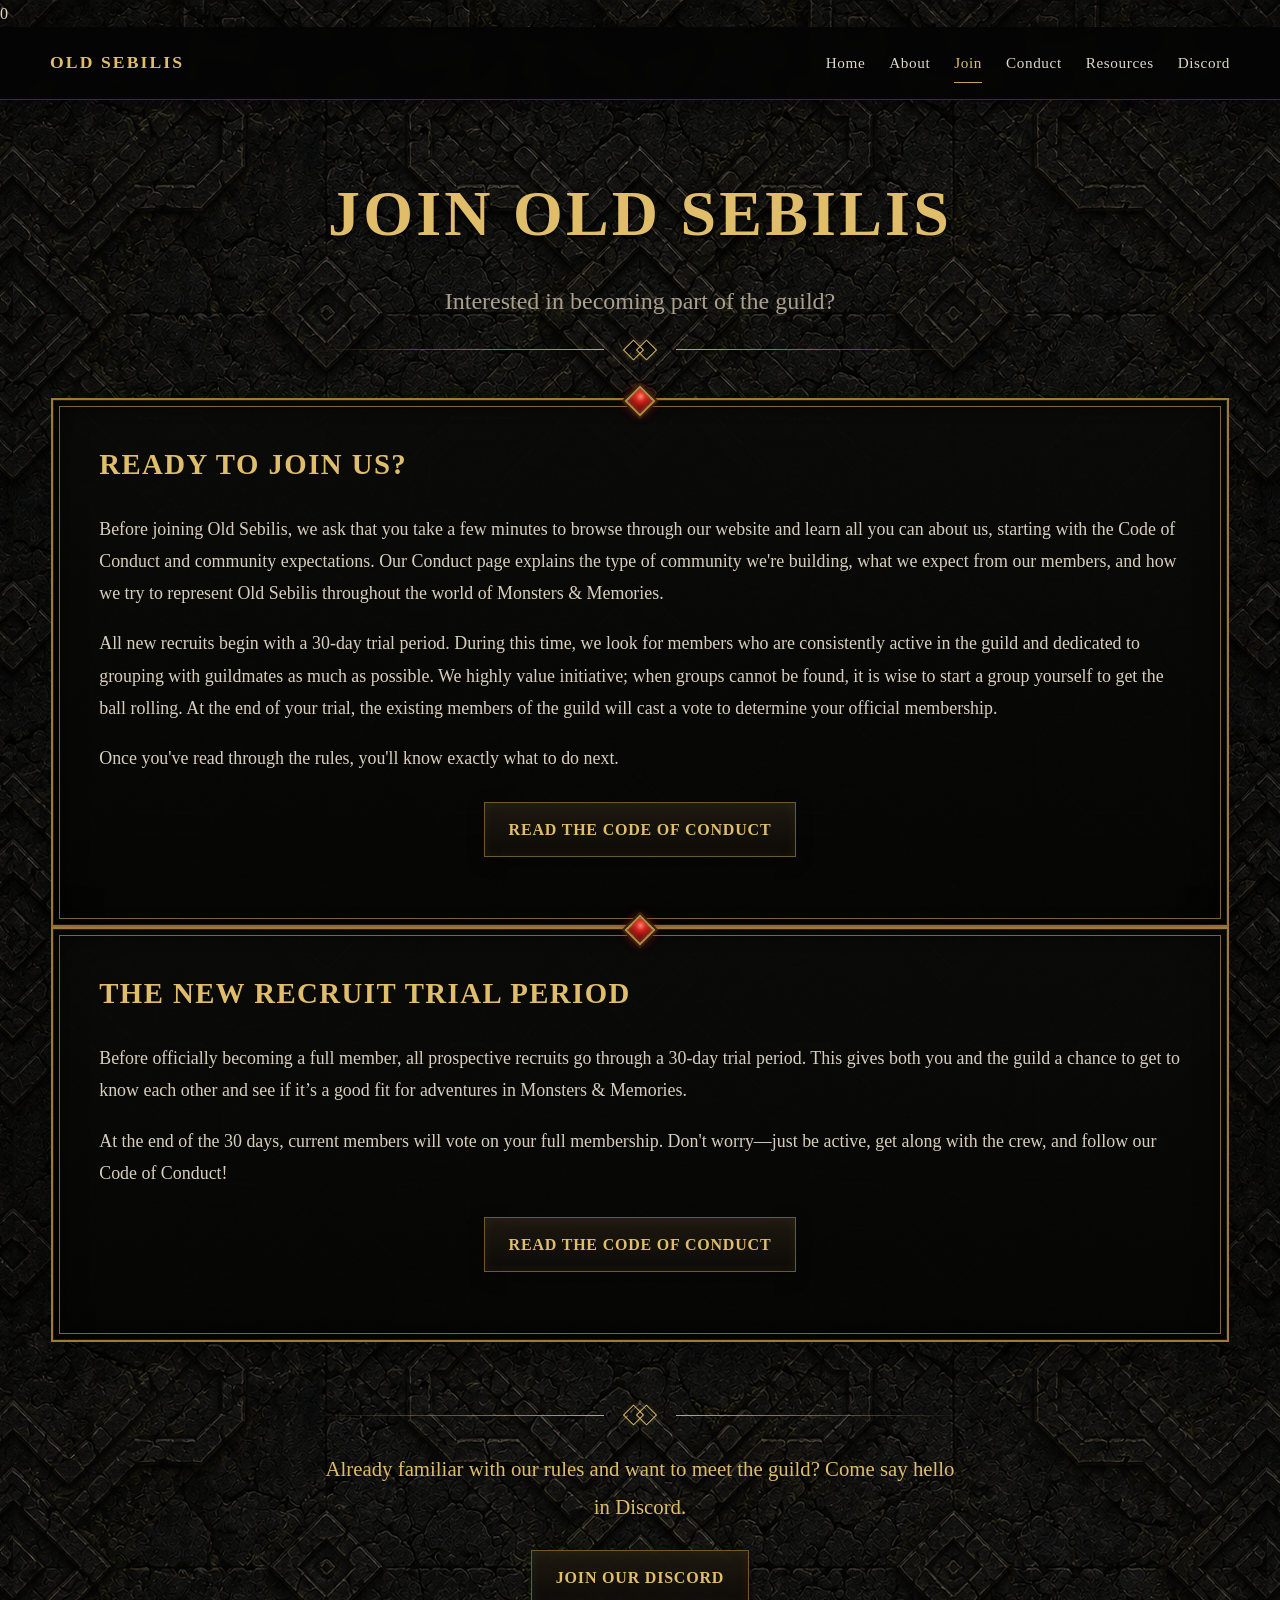
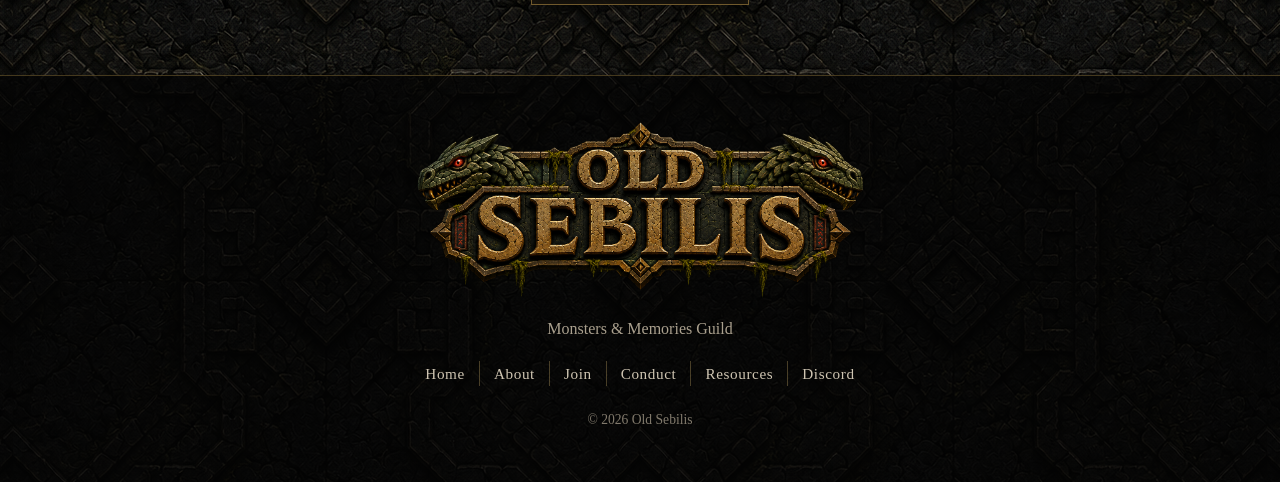
<file: join.html>
0<!DOCTYPE html>
<html lang="en">
  <head>
    <meta charset="UTF-8">
    <meta name="viewport" content="width=device-width, initial-scale=1.0">
    <meta name="description" content="Learn how to join Old Sebilis, a Monsters & Memories guild focused on community, adventure, and old-school MMO gameplay.">
    <title>Join Old Sebilis | Monsters & Memories Guild</title>
    <link rel="stylesheet" href="css/style.css">
  </head>
  <body>
    <!-- =====================================================
     HEADER
===================================================== -->
    <header class="site-header">
      <div class="nav-wrap">
        <a class="brand" href="index.html"> OLD SEBILIS </a>
        <nav class="site-nav" aria-label="Main Navigation">
          <a href="index.html"> Home </a>
          <a href="about.html"> About </a>
          <a href="join.html" class="active"> Join </a>
          <a href="code-of-conduct.html"> Conduct </a>
          <a href="resources.html"> Resources </a>
          <a href="https://discord.gg/PsqqX7tS8t" target="_blank" rel="noopener"> Discord </a>
        </nav>
      </div>
    </header>
    <!-- =====================================================
     MAIN CONTENT
===================================================== -->
    <main class="site-main">
      <!-- =====================================================
     JOIN INTRO
===================================================== -->
      <section class="content-section conduct-intro">
        <header class="text-heading">
          <h1 class="conduct-title"> Join Old Sebilis </h1>
          <p> Interested in becoming part of the guild? </p>
          <div class="simple-gem-divider">
            <span></span>
          </div>
        </header>
        <div class="stone-panel">
          <span class="panel-corner corner-tl"></span>
          <span class="panel-corner corner-tr"></span>
          <span class="panel-corner corner-br"></span>
          <span class="panel-corner corner-bl"></span>
          <h2> Ready to Join Us? </h2>
          <p> Before joining Old Sebilis, we ask that you take a few minutes to browse through our website and learn all you can about us, starting with the Code of Conduct and community expectations. Our Conduct page explains the type of community we're building, what we expect from our members, and how we try to represent Old Sebilis throughout the world of Monsters & Memories. </p>
          <p> All new recruits begin with a 30-day trial period. During this time, we look for members who are consistently active in the guild and dedicated to grouping with guildmates as much as possible. We highly value initiative; when groups cannot be found, it is wise to start a group yourself to get the ball rolling.  At the end of your trial, the existing members of the guild will cast a vote to determine your official membership. </p>
          <p> Once you've read through the rules, you'll know exactly what to do next. </p>
          <div class="policy-link-wrap">
            <a href="code-of-conduct.html" class="policy-button"> Read the Code of Conduct </a>
          </div>
        </div>
        <div class="stone-panel">
          <span class="panel-corner corner-tl"></span>
          <span class="panel-corner corner-tr"></span>
          <span class="panel-corner corner-br"></span>
          <span class="panel-corner corner-bl"></span>
          <h2> THE NEW RECRUIT TRIAL PERIOD </h2>
          <p> Before officially becoming a full member, all prospective recruits go through a 30-day trial period. This gives both you and the guild a chance to get to know each other and see if it’s a good fit for adventures in Monsters & Memories. </p>
          <p> At the end of the 30 days, current members will vote on your full membership. Don't worry—just be active, get along with the crew, and follow our Code of Conduct! </p>
          <div class="policy-link-wrap">
            <a href="code-of-conduct.html" class="policy-button"> Read the Code of Conduct </a>
          </div>
        </div>
      </section>
      <!-- =====================================================
     DISCORD
===================================================== -->
      <section class="content-section conduct-footer-cta">
        <div class="simple-gem-divider">
          <span></span>
        </div>
        <p> Already familiar with our rules and want to meet the guild? Come say hello in Discord. </p>
        <a href="https://discord.gg/PsqqX7tS8t" class="policy-button" target="_blank" rel="noopener"> Join Our Discord </a>
      </section>
    </main>
    <!-- =====================================================
     FOOTER
===================================================== -->
    <footer class="site-footer">
      <img src="images/name-wide.png" alt="Old Sebilis" class="footer-logo">
      <p class="footer-tagline"> Monsters &amp; Memories Guild </p>
      <nav class="footer-nav" aria-label="Footer Navigation">
        <a href="index.html"> Home </a>
        <a href="about.html"> About </a>
        <a href="join.html"> Join </a>
        <a href="code-of-conduct.html"> Conduct </a>
        <a href="resources.html"> Resources </a>
        <a href="https://discord.gg/PsqqX7tS8t" target="_blank" rel="noopener"> Discord </a>
      </nav>
      <p class="copyright"> © <span data-year></span> Old Sebilis </p>
    </footer>
    <script src="js/site.js"></script>
  </body>
</html>
</file>
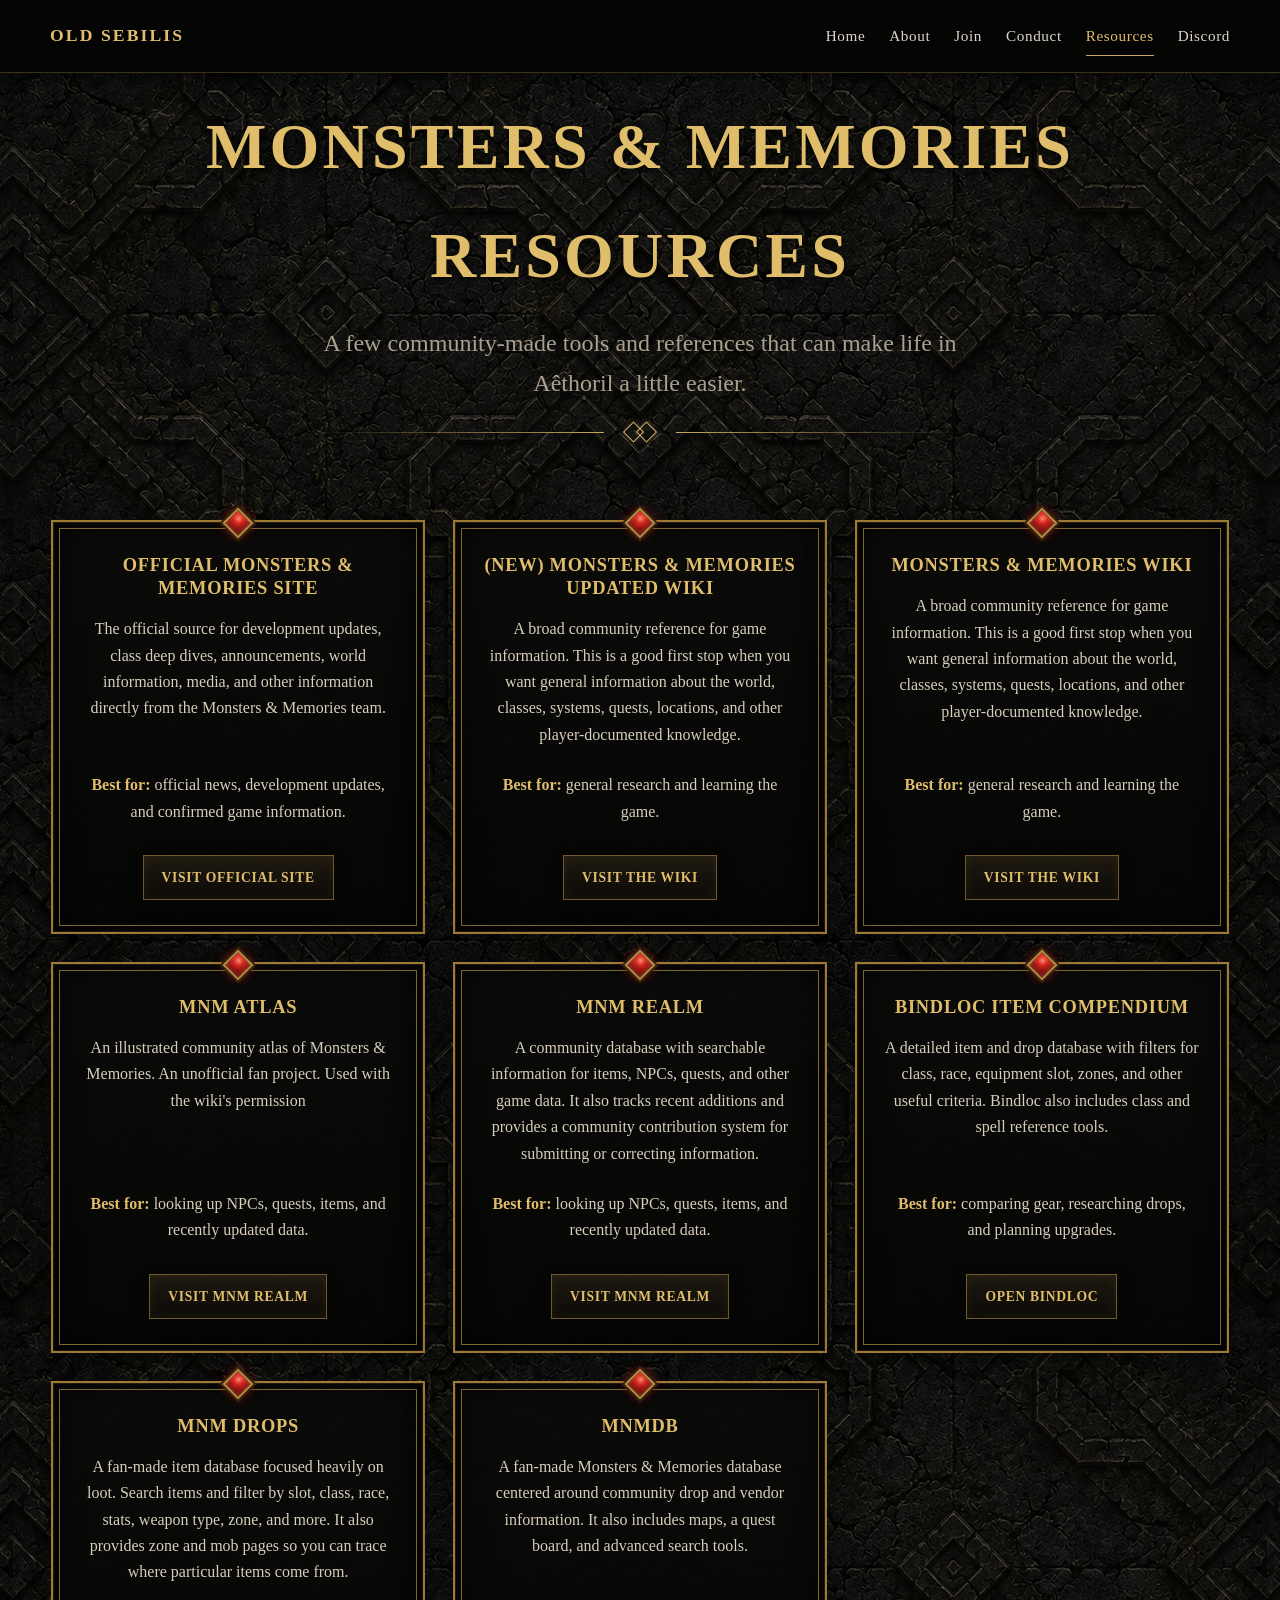
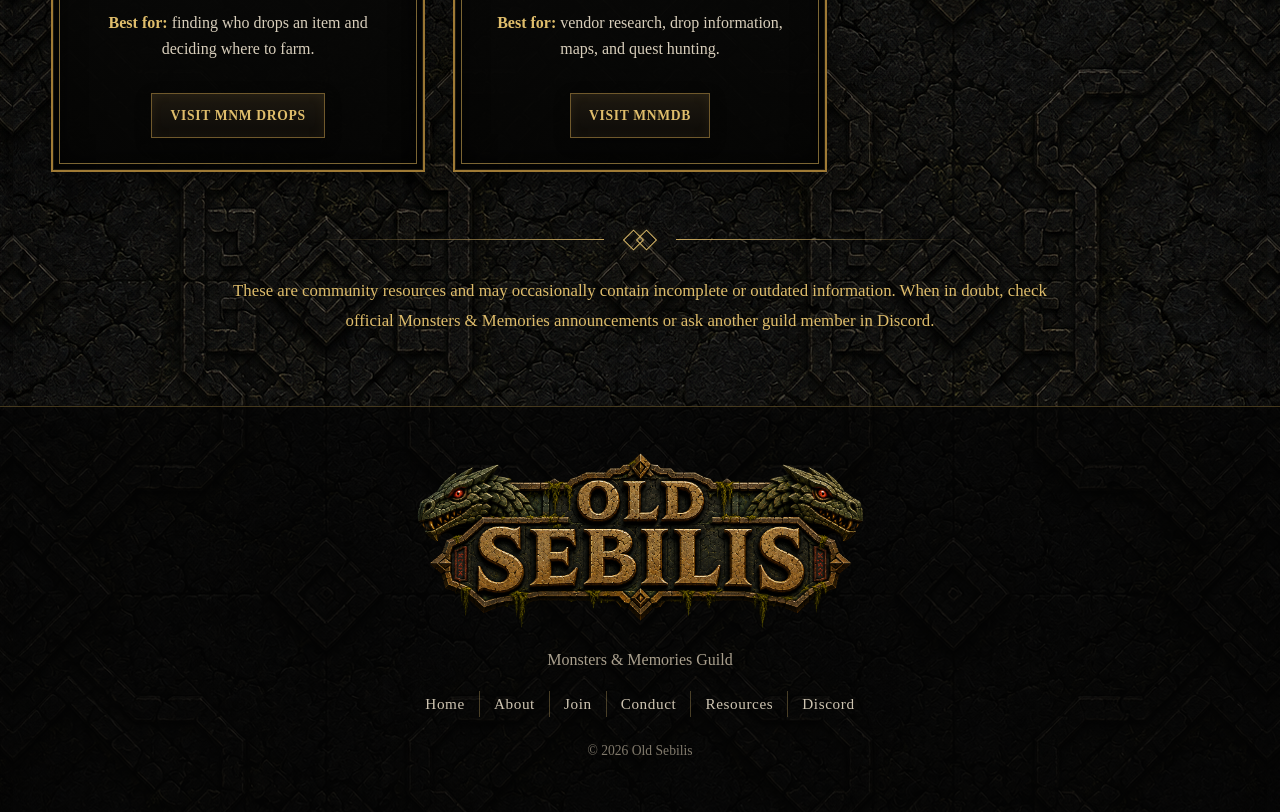
<file: resources.html>
<!DOCTYPE html>
<html lang="en">
  <head>
    <meta charset="UTF-8">
    <meta name="viewport" content="width=device-width, initial-scale=1.0">
    <meta name="description" content="Useful Monsters & Memories community resources, databases, maps, item references, and tools curated by Old Sebilis.">
    <title>Resources | Old Sebilis</title>
    <link rel="stylesheet" href="css/style.css">
  </head>
  <body>
    <!-- =====================================================
     HEADER
===================================================== -->
    <header class="site-header">
      <div class="nav-wrap">
        <a class="brand" href="index.html"> OLD SEBILIS </a>
        <nav class="site-nav" aria-label="Main Navigation">
          <a href="index.html"> Home </a>
          <a href="about.html"> About </a>
          <a href="join.html"> Join </a>
          <a href="code-of-conduct.html"> Conduct </a>
          <a href="resources.html" class="active"> Resources </a>
          <a href="https://discord.gg/PsqqX7tS8t" target="_blank" rel="noopener"> Discord </a>
        </nav>
      </div>
    </header>
    <!-- =====================================================
     MAIN CONTENT
===================================================== -->
    <main class="site-main">
      <!-- =====================================================
     PAGE INTRO
===================================================== -->
      <section class="content-section">
        <header class="text-heading">
          <h1 class="conduct-title"> Monsters &amp; Memories Resources </h1>
          <p> A few community-made tools and references that can make life in Aêthoril a little easier. </p>
          <div class="simple-gem-divider">
            <span></span>
          </div>
        </header>
      </section>
      <!-- =====================================================
     RESOURCES
===================================================== -->
      <section class="content-section">
        <div class="resource-grid">
          <!-- OFFICIAL SITE -->
          <article class="stone-panel resource-card">
            <span class="panel-corner corner-tl"></span>
            <span class="panel-corner corner-tr"></span>
            <span class="panel-corner corner-br"></span>
            <span class="panel-corner corner-bl"></span>
            <h2> Official Monsters &amp; Memories Site </h2>
            <p> The official source for development updates, class deep dives, announcements, world information, media, and other information directly from the Monsters &amp; Memories team. </p>
            <p class="resource-best-for">
              <strong>Best for:</strong> official news, development updates, and confirmed game information.
            </p>
            <a href="https://monstersandmemories.com/" class="policy-button" target="_blank" rel="noopener"> Visit Official Site </a>
          </article>
          <!-- NEW WIKI -->
          <article class="stone-panel resource-card">
            <span class="panel-corner corner-tl"></span>
            <span class="panel-corner corner-tr"></span>
            <span class="panel-corner corner-br"></span>
            <span class="panel-corner corner-bl"></span>
            <h2> (NEW) Monsters &amp; Memories Updated Wiki </h2>
            <p> A broad community reference for game information. This is a good first stop when you want general information about the world, classes, systems, quests, locations, and other player-documented knowledge. </p>
            <p class="resource-best-for">
              <strong>Best for:</strong> general research and learning the game.
            </p>
            <a href="https://monstersandmemories.wiki/" class="policy-button" target="_blank" rel="noopener"> Visit the Wiki </a>
          </article>
          <!-- WIKI -->
          <article class="stone-panel resource-card">
            <span class="panel-corner corner-tl"></span>
            <span class="panel-corner corner-tr"></span>
            <span class="panel-corner corner-br"></span>
            <span class="panel-corner corner-bl"></span>
            <h2> Monsters &amp; Memories Wiki </h2>
            <p> A broad community reference for game information. This is a good first stop when you want general information about the world, classes, systems, quests, locations, and other player-documented knowledge. </p>
            <p class="resource-best-for">
              <strong>Best for:</strong> general research and learning the game.
            </p>
            <a href="https://monstersandmemories.miraheze.org/wiki/Main_Page" class="policy-button" target="_blank" rel="noopener"> Visit the Wiki </a>
          </article>
          <!-- MNM ATLAS -->
          <article class="stone-panel resource-card">
            <span class="panel-corner corner-tl"></span>
            <span class="panel-corner corner-tr"></span>
            <span class="panel-corner corner-br"></span>
            <span class="panel-corner corner-bl"></span>
            <h2> MNM Atlas </h2>
            <p> An illustrated community atlas of Monsters & Memories. An unofficial fan project. Used with the wiki's permission </p>
            <p class="resource-best-for">
              <strong>Best for:</strong> looking up NPCs, quests, items, and recently updated data.
            </p>
            <a href="https://www.mnmatlas.com/" class="policy-button" target="_blank" rel="noopener"> Visit MNM Realm </a>
          </article>
          <!-- MNM REALM -->
          <article class="stone-panel resource-card">
            <span class="panel-corner corner-tl"></span>
            <span class="panel-corner corner-tr"></span>
            <span class="panel-corner corner-br"></span>
            <span class="panel-corner corner-bl"></span>
            <h2> MNM Realm </h2>
            <p> A community database with searchable information for items, NPCs, quests, and other game data. It also tracks recent additions and provides a community contribution system for submitting or correcting information. </p>
            <p class="resource-best-for">
              <strong>Best for:</strong> looking up NPCs, quests, items, and recently updated data.
            </p>
            <a href="https://mnmrealm.com/" class="policy-button" target="_blank" rel="noopener"> Visit MNM Realm </a>
          </article>
          <!-- BINDLOC -->
          <article class="stone-panel resource-card">
            <span class="panel-corner corner-tl"></span>
            <span class="panel-corner corner-tr"></span>
            <span class="panel-corner corner-br"></span>
            <span class="panel-corner corner-bl"></span>
            <h2> Bindloc Item Compendium </h2>
            <p> A detailed item and drop database with filters for class, race, equipment slot, zones, and other useful criteria. Bindloc also includes class and spell reference tools. </p>
            <p class="resource-best-for">
              <strong>Best for:</strong> comparing gear, researching drops, and planning upgrades.
            </p>
            <a href="https://bindloc.com/itemcompendium" class="policy-button" target="_blank" rel="noopener"> Open Bindloc </a>
          </article>
          <!-- MNM DROPS -->
          <article class="stone-panel resource-card">
            <span class="panel-corner corner-tl"></span>
            <span class="panel-corner corner-tr"></span>
            <span class="panel-corner corner-br"></span>
            <span class="panel-corner corner-bl"></span>
            <h2> MnM Drops </h2>
            <p> A fan-made item database focused heavily on loot. Search items and filter by slot, class, race, stats, weapon type, zone, and more. It also provides zone and mob pages so you can trace where particular items come from. </p>
            <p class="resource-best-for">
              <strong>Best for:</strong> finding who drops an item and deciding where to farm.
            </p>
            <a href="https://mnmdrops.com/" class="policy-button" target="_blank" rel="noopener"> Visit MnM Drops </a>
          </article>
          <!-- MNMDB -->
          <article class="stone-panel resource-card">
            <span class="panel-corner corner-tl"></span>
            <span class="panel-corner corner-tr"></span>
            <span class="panel-corner corner-br"></span>
            <span class="panel-corner corner-bl"></span>
            <h2> MnMdb </h2>
            <p> A fan-made Monsters &amp; Memories database centered around community drop and vendor information. It also includes maps, a quest board, and advanced search tools. </p>
            <p class="resource-best-for">
              <strong>Best for:</strong> vendor research, drop information, maps, and quest hunting.
            </p>
            <a href="https://mnm-db.com/" class="policy-button" target="_blank" rel="noopener"> Visit MnMdb </a>
          </article>
        </div>
      </section>
      <!-- =====================================================
     CLOSING NOTE
===================================================== -->
      <section class="content-section resources-note">
        <div class="simple-gem-divider">
          <span></span>
        </div>
        <p> These are community resources and may occasionally contain incomplete or outdated information. When in doubt, check official Monsters &amp; Memories announcements or ask another guild member in Discord. </p>
      </section>
    </main>
    <!-- =====================================================
     FOOTER
===================================================== -->
    <footer class="site-footer">
      <img src="images/name-wide.png" alt="Old Sebilis" class="footer-logo">
      <p class="footer-tagline"> Monsters &amp; Memories Guild </p>
      <nav class="footer-nav" aria-label="Footer Navigation">
        <a href="index.html"> Home </a>
        <a href="about.html"> About </a>
        <a href="join.html"> Join </a>
        <a href="code-of-conduct.html"> Conduct </a>
        <a href="resources.html"> Resources </a>
        <a href="https://discord.gg/h9KaNJrc4" target="_blank" rel="noopener"> Discord </a>
      </nav>
      <p class="copyright"> © <span data-year></span> Old Sebilis </p>
    </footer>
    <script src="js/site.js"></script>
  </body>
</html>
</file>
<file: css/style.css>
/* =========================================================VARIABLES========================================================= */
:root {
	--bg: #080807;
	--panel: rgba(8, 8, 7, 0.92);
	--text: #e3d8c4;
	--muted: #aaa08e;
	--gold: #c8a75d;
	--gold-bright: #dfbd6b;
	--gold-dark: #70592c;
	--red: #9f1d18;
	--max: 1180px;
}
/* =========================================================BASE========================================================= */
* {
	box-sizing: border-box;
}
html {
	scroll-behavior: smooth;
}
body {
	margin: 0;
	background-color: var(--bg);
	background-image:linear-gradient(rgba(0, 0, 0, 0.13),rgba(0, 0, 0, 0.13)),url("../images/background.png");
	background-repeat: repeat;
	background-position: top center;
	color: var(--text);
	font-family:Georgia,"Times New Roman",serif;
	line-height: 1.7;
}
img {
	max-width: 100%;
	display: block;
}
a {
	color: var(--gold);
}
/* =========================================================NAVIGATION========================================================= */
.site-header {
	position: sticky;
	top: 0;
	z-index: 100;
	background: rgba(5, 5, 5, 0.94);
	border-bottom:1px solid rgba(189, 153, 78, 0.3);
	box-shadow:0 5px 20px rgba(0, 0, 0, 0.55);
	backdrop-filter: blur(8px);
}
.nav-wrap {
	width: min(94%, var(--max));
	margin: auto;
	min-height: 72px;
	display: flex;
	justify-content: space-between;
	align-items: center;
	gap: 32px;
}
.brand {
	color: var(--gold-bright);
	text-decoration: none;
	font-size: 1.1rem;
	font-weight: bold;
	letter-spacing: 0.12em;
}
.site-nav {
	display: flex;
	align-items: center;
	gap: 24px;
}
.site-nav a {
	position: relative;
	color: #ded7ca;
	text-decoration: none;
	font-size: 0.95rem;
	letter-spacing: 0.04em;
	transition: color 0.2s ease;
}
.site-nav a:hover,.site-nav a.active {
	color: var(--gold-bright);
}
.site-nav a.active::after {
	content: "";
	position: absolute;
	left: 0;
	right: 0;
	bottom: -7px;
	height: 1px;
	background: var(--gold);
}
/* =========================================================HERO========================================================= */
.hero-section {
	width: 100%;
	padding: 30px 18px 10px;
}
.hero-wrap {
	width: min(1600px, 98%);
	margin: auto;
}
.hero-image {
	width: 95%;
	height: auto;
	margin: auto;
	box-shadow:0 18px 60px rgba(0, 0, 0, 0.55);
}
/* =========================================================SHORTER LAPTOP SCREENS========================================================= */
@media (max-height: 900px) and (min-width: 801px) {
	.hero-section {
		padding-top: 12px;
		padding-bottom: 4px;
	}
	.hero-wrap {
		width: min(1180px, 90%);
	}
}
/* =========================================================VERY SHORT LAPTOP SCREENS========================================================= */
@media (max-height: 760px) and (min-width: 801px) {
	.hero-section {
		padding-top: 8px;
		padding-bottom: 0;
	}
	.hero-wrap {
		width: min(1020px, 84%);
	}
}
/* =========================================================MAIN========================================================= */
.site-main {
	width: 100%;
}
.content-section {
	width: min(92%, var(--max));
	margin: auto;
	padding: 20px 0;
}
/* =========================================================ABOUT IMAGE HEADER========================================================= */
.section-heading-image {
	width: min(900px, 94%);
	margin: 0 auto 36px;
}
/* =========================================================TEXT HEADINGS========================================================= */
.text-heading {
	text-align: center;
	margin-bottom: 38px;
}
.text-heading h2 {
	margin: 0;
	color: var(--gold-bright);
	font-size:clamp(2rem, 4vw, 3.25rem);
	text-transform: uppercase;
	letter-spacing: 0.06em;
	text-shadow:0 3px 6px rgba(0, 0, 0, 0.9);
}
.text-heading p {
	max-width: 680px;
	margin: 12px auto 0;
	color: var(--muted);
	font-size: 1.5rem;
}
/* =========================================================ORNATE GOLD KNOT DIVIDER========================================================= */
.simple-gem-divider {
	display: flex;
	align-items: center;
	width: min(650px, 80%);
	margin: 18px auto 0;
	gap: 18px;
}
.simple-gem-divider::before,.simple-gem-divider::after {
	content: "";
	flex: 1;
	height: 1px;
	background:linear-gradient(90deg,transparent,var(--gold));
}
.simple-gem-divider::after {
	background:linear-gradient(90deg,var(--gold),transparent);
}
.simple-gem-divider span {
	position: relative;
	width: 36px;
	height: 20px;
	flex: 0 0 36px;
	background: none;
	border: none;
	transform: none;
	box-shadow: none;
}
.simple-gem-divider span::before,.simple-gem-divider span::after {
	content: "";
	position: absolute;
	top: 50%;
	width: 13px;
	height: 13px;
	border:1px solid var(--gold-bright);
	box-shadow:0 0 5px rgba(223, 189, 107, 0.2);
	transform:translateY(-50%)rotate(45deg);
}
.simple-gem-divider span::before {
	left: 4px;
}
.simple-gem-divider span::after {
	right: 4px;
}

/* =========================================================PANELS - CSS FANTASY FRAME========================================================= */
.stone-panel {
	position: relative;
	padding: 40px 46px;
	background:linear-gradient(rgba(10, 10, 9, 0.95),rgba(5, 5, 4, 0.97));
	border:2px solid #9f7a35;
	box-shadow:inset 0 0 0 1px rgba(224, 190, 108, 0.12),inset 0 0 30px rgba(0, 0, 0, 0.95),0 12px 35px rgba(0, 0, 0, 0.5);
}
/* =========================================================INNER GOLD FRAME LINE========================================================= */
.stone-panel::before {
	content: "";
	position: absolute;
	inset: 6px;
	border:1px solid rgba(222, 183, 92, 0.55);
	pointer-events: none;
	z-index: 1;
}
/* =========================================================TOP-CENTER RED GEM========================================================= */
.stone-panel::after {
	content: "";
	position: absolute;
	width: 18px;
	height: 18px;
	top: -10px;
	left: 50%;
	transform:translateX(-50%)rotate(45deg);
	background:radial-gradient(circle at 35% 30%,#ff8a70 0%,#d52821 28%,#8c120e 58%,#3e0504 100%);
	border:2px solid #b78c43;
	box-shadow:0 0 0 2px #33230f,0 0 10px rgba(180, 20, 15, 0.85),inset 0 0 5px rgba(255, 170, 130, 0.35);
	z-index: 8;
}
/* =========================================================PANEL CONTENT========================================================= */
.stone-panel > * {
	position: relative;
	z-index: 2;
}
.stone-panel h2,.stone-panel h3 {
	color: var(--gold-bright);
	margin-top: 0;
	text-transform: uppercase;
	letter-spacing: 0.05em;
}
.stone-panel p {
	color: #d8cebb;
}
/* =========================================================MAJOR DIVIDER========================================================= */
.major-divider {
	width: min(900px, 82%);
	margin: 10px auto 0;
}
.major-divider img {
	width: 100%;
	height: auto;
}
/* =========================================================FEATURE CARDS========================================================= */
.feature-grid {
	display: grid;
	grid-template-columns:repeat(3, minmax(0, 1fr));
	gap: 30px;
	align-items: stretch;
}
.feature-panel {
	min-height: 245px;
	display: flex;
	flex-direction: column;
	text-align: center;
	padding-top: 34px;
	padding-bottom: 34px;
}
.feature-panel h3 {
	margin: 0 0 18px;
	font-size:clamp(1.05rem, 1.35vw, 1.35rem);
	line-height: 1.2;
	white-space: nowrap;
}
@media (max-width: 1100px) {
    .feature-panel h3 {
        font-size: 1rem;
    }
}
.feature-panel p {
	margin: 0;
	flex-grow: 1;
}
/* =========================================================OLD SEBILIS WIDE LOGO DIVIDER========================================================= */
.name-divider {
	width: min(900px, 85%);
	margin: 20px auto 0;
}
.name-divider img {
	width: 100%;
	height: auto;
}
/* =========================================================JOIN SECTION========================================================= */
.join-section {
	text-align: center;
	padding-top: 10px;
}
.action-grid {
	display: grid;
	grid-template-columns:repeat(2, minmax(0, 1fr));
	gap: 38px;
	align-items: center;
	width: min(1000px, 100%);
	margin: auto;
}
.graphic-button {
	display: block;
	transition:transform 0.2s ease,filter 0.2s ease;
}
.graphic-button:hover {
	transform:translateY(-4px)scale(1.015);
	filter:brightness(1.12);
}
.graphic-button img {
	width: 100%;
}
/* =========================================================FOOTER========================================================= */
.site-footer {
	margin-top: 50px;
	padding: 45px 20px;
	text-align: center;
	background:rgba(4, 4, 4, 0.72);
	border-top:1px solid rgba(164, 132, 66, 0.4);
	color: var(--muted);
}
.footer-logo {
	width: min(450px, 70%);
	margin: 0 auto 15px;
}
.site-footer p {
	margin: 5px 0;
}
.footer-tagline {
	margin: 8px 0 18px;
}
/* =========================================================FOOTER NAVIGATION========================================================= */
.footer-nav {
	display: flex;
	justify-content: center;
	align-items: center;
	flex-wrap: wrap;
	gap: 0;
	margin: 18px auto 22px;
}
.footer-nav a {
	color: #cfc5b2;
	text-decoration: none;
	font-size: 0.95rem;
	letter-spacing: 0.04em;
	padding: 0 14px;
	border-right:1px solid rgba(198, 170, 103, 0.35);
	transition: color 0.2s ease;
}
.footer-nav a:last-child {
	border-right: 0;
}
.footer-nav a:hover {
	color: var(--gold-bright);
}
.copyright {
	font-size: 0.85rem;
	opacity: 0.75;
}
/* =========================================================MOBILE========================================================= */
@media (max-width: 800px) {
	.nav-wrap {
		flex-direction: column;
		align-items: center;
		gap: 10px;
		padding: 14px 0;
	}
	.site-nav {
		justify-content: center;
		gap: 14px;
		flex-wrap: wrap;
	}
	.hero-section {
		padding: 15px 5px;
	}
	.hero-wrap {
		width: 100%;
	}
	.content-section {
		width: 90%;
		padding: 48px 0;
	}
	.stone-panel {
		padding: 34px 28px;
	}
	.feature-grid {
		grid-template-columns: 1fr;
	}
	.feature-panel h3 {
		white-space: normal;
	}
	.action-grid {
		grid-template-columns: 1fr;
		gap: 24px;
	}
	.section-heading-image {
		width: 100%;
	}
	.major-divider {
		width: 100%;
	}
}
/* =========================================================VERY SMALL SCREENS========================================================= */
@media (max-width: 600px) {
	.footer-nav {
		row-gap: 10px;
	}
	.footer-nav a {
		padding: 0 9px;
		font-size: 0.88rem;
	}
}
@media (max-width: 480px) {
	.site-nav {
		font-size: 0.86rem;
	}
	.stone-panel {
		padding: 30px 22px;
	}
	.text-heading h2 {
		font-size: 1.8rem;
	}
}
/* =========================================================CODE OF CONDUCT PAGE========================================================= */
.conduct-title {
	margin: 0;
	color: var(--gold-bright);
	font-size:clamp(2.2rem, 5vw, 4rem);
	text-transform: uppercase;
	letter-spacing: 0.05em;
	text-shadow:0 3px 8px rgba(0, 0, 0, 0.9);
}
.conduct-intro {
	padding-top: 60px;
}
.conduct-list {
	position: relative;
	z-index: 2;
	margin: 24px 0 0;
	padding-left: 0;
	list-style: none;
}
.conduct-list li {
	position: relative;
	margin: 14px 0;
	padding-left: 28px;
	color: #d8cebb;
}
.conduct-list li::before {
	content: "◆";
	position: absolute;
	left: 2px;
	top: 0;
	color: #a52620;
	font-size: 0.8rem;
	text-shadow:0 0 8px rgba(190, 28, 22, 0.5);
}
.policy-link-wrap {
	position: relative;
	z-index: 2;
	margin: 28px 0;
	text-align: center;
}
.policy-button {
	display: inline-block;
	padding: 13px 24px;
	color: var(--gold-bright);
	background:linear-gradient(rgba(30, 25, 16, 0.96),rgba(13, 11, 8, 0.96));
	border:1px solid var(--gold-dark);
	text-decoration: none;
	text-transform: uppercase;
	letter-spacing: 0.05em;
	font-weight: bold;
	box-shadow:inset 0 0 12px rgba(205, 168, 88, 0.08),0 5px 15px rgba(0, 0, 0, 0.35);
	transition:transform 0.18s ease,color 0.18s ease,border-color 0.18s ease;
}
.policy-button:hover {
	transform:translateY(-2px);
	color: #f1d38a;
	border-color:var(--gold-bright);
}
.conduct-footer-cta {
	text-align: center;
	padding-top: 25px;
}
.conduct-footer-cta p {
	max-width: 650px;
	margin: 25px auto;
	color: #debc6b;
	font-size: 1.3rem;
	line-height: 1.8;
}
/* =========================================================LARGER POLICY / PANEL BODY TEXT========================================================= */
.stone-panel p,.conduct-list li {
	font-size: 1.12rem;
	line-height: 1.8;
}
.stone-panel h2 {
	font-size: 1.8rem;
}
@media (max-width: 800px) {
	.conduct-title {
		font-size: 2rem;
	}
	.conduct-list li {
		padding-left: 24px;
	}
	.stone-panel p,.conduct-list li {
		font-size: 1.05rem;
		line-height: 1.75;
	}
	.stone-panel h2 {
		font-size: 1.55rem;
	}
}
/* =========================================================ABOUT PAGE HEADER========================================================= */
.about-page-header {
	width: min(1000px, 92%);
	margin: 35px auto 10px;
	display: flex;
	align-items: center;
	justify-content: center;
	gap: 18px;
}
.about-header-image {
	width: min(620px, 68%);
	height: auto;
}
.about-header-crest {
	width: 85px;
	height: auto;
	flex-shrink: 0;
	filter:drop-shadow(0 8px 14px rgba(0, 0, 0, 0.65));
}
/* =========================================================ABOUT MAIN PANEL========================================================= */
.about-main-panel {
	width: min(100%, 1000px);
	margin: 0 auto;
}
.about-main-panel h1 {
	position: relative;
	z-index: 2;
	margin: 0 0 25px;
	color: var(--gold-bright);
	font-size:clamp(2rem, 4vw, 3rem);
	text-align: center;
	text-transform: uppercase;
	letter-spacing: 0.05em;
}
/* =========================================================ABOUT PAGE BODY TEXT========================================================= */
.about-main-panel p,.guild-values-list li {
	font-size: 1.12rem;
	line-height: 1.8;
}
/* =========================================================GUILD VALUES LIST========================================================= */
.guild-values-list {
	position: relative;
	z-index: 2;
	margin: 26px 0 30px;
	padding: 0;
	list-style: none;
}
.guild-values-list li {
	position: relative;
	margin: 13px 0;
	padding-left: 30px;
	color: #d8cebb;
}
.guild-values-list li::before {
	content: "◆";
	position: absolute;
	left: 3px;
	top: 0;
	color: #a52520;
	font-size: 0.82rem;
	text-shadow:0 0 8px rgba(190, 28, 22, 0.6);
}
/* =========================================================IMPORTANT ABOUT STATEMENT========================================================= */
.about-highlight {
	margin-top:32px !important;
	padding: 20px 24px;
	text-align: center;
	color:#e6ca82 !important;
	font-size:1.25rem !important;
	font-style: italic;
	border-top:1px solid rgba(196, 155, 71, 0.35);
	border-bottom:1px solid rgba(196, 155, 71, 0.35);
	background:rgba(118, 27, 21, 0.08);
}
/* =========================================================ABOUT CLOSING========================================================= */
.about-closing-section {
	text-align: center;
	padding-top: 25px;
}
.about-closing-message {
	max-width: 820px;
	margin: 30px auto;
	color: #ddd1bd;
	font-size: 1.25rem;
	line-height: 1.8;
}
.about-closing-logo {
	width: min(700px, 75%);
	margin: 32px auto 0;
}
.about-closing-logo img {
	width: 100%;
}
/* =========================================================ABOUT PAGE TABLET========================================================= */
@media (max-width: 800px) {
	.about-page-header {
		width: 96%;
		gap: 10px;
		margin-top: 24px;
	}
	.about-header-image {
		width: 70%;
	}
	.about-header-crest {
		width: 58px;
	}
	.about-main-panel h1 {
		font-size: 1.9rem;
	}
}
/* =========================================================ABOUT PAGE PHONE========================================================= */
@media (max-width: 520px) {
	.about-page-header {
		gap: 6px;
	}
	.about-header-image {
		width: 72%;
	}
	.about-header-crest {
		width: 42px;
	}
	.about-main-panel h1 {
		font-size: 1.6rem;
	}
	.about-main-panel p,.guild-values-list li {
		font-size: 1.05rem;
	}
	.about-closing-message {
		font-size: 1.1rem;
	}
}
/* =========================================================RESOURCES PAGE========================================================= */
.resource-grid {
	display: grid;
	grid-template-columns:repeat(3, minmax(0, 1fr));
	gap: 28px;
	align-items: stretch;
}
.resource-card {
	min-height: 315px;
	display: flex;
	flex-direction: column;
	text-align: center;
	padding: 32px 28px;
}
.resource-card h2 {
	margin: 0 0 16px;
	color: var(--gold-bright);
	font-size:clamp(1.15rem, 1.4vw, 1.45rem);
	line-height: 1.25;
	text-transform: uppercase;
	letter-spacing: 0.04em;
}
.resource-card p {
	margin: 0 0 14px;
	font-size: 1rem;
	line-height: 1.65;
}
.resource-best-for {
	margin-top:auto !important;
	padding-top: 10px;
	color: #cfc5b2;
}
.resource-best-for strong {
	color: var(--gold-bright);
}
.resource-card .policy-button {
	align-self: center;
	margin-top: 16px;
	padding: 10px 18px;
	font-size: 0.85rem;
}
/* =========================================================RESOURCE PAGE CLOSING NOTE========================================================= */
.resources-note {
	text-align: center;
	padding-top: 20px;
}
.resources-note p {
	max-width: 850px;
	margin: 26px auto 0;
	color: #dfbd6b;
	font-size: 1.05rem;
	line-height: 1.8;
}
/* =========================================================RESOURCES - TABLET========================================================= */
@media (max-width: 950px) {
	.resource-grid {
		grid-template-columns:repeat(2, minmax(0, 1fr));
	}
}
/* =========================================================RESOURCES - MOBILE========================================================= */
@media (max-width: 650px) {
	.resource-grid {
		grid-template-columns: 1fr;
		gap: 24px;
	}
	.resource-card {
		min-height: auto;
		padding: 30px 24px;
	}
}
</file>
